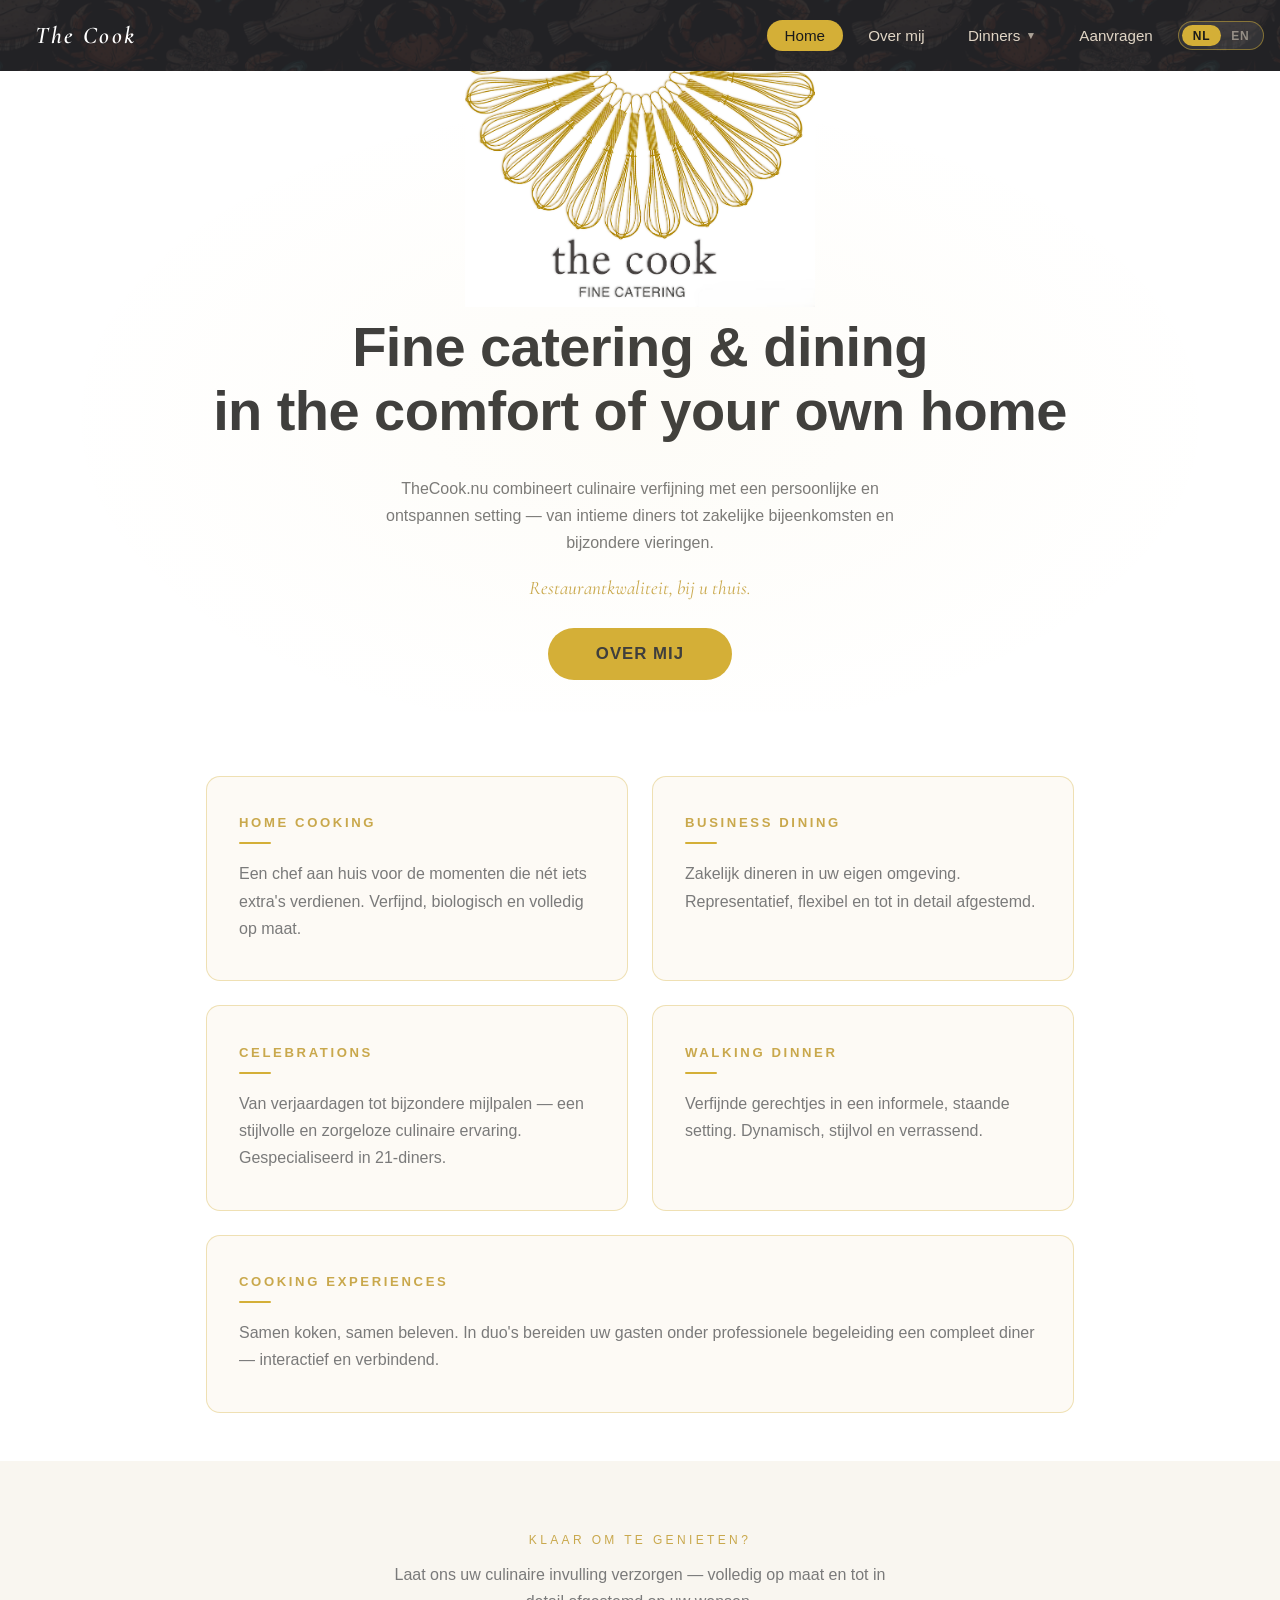
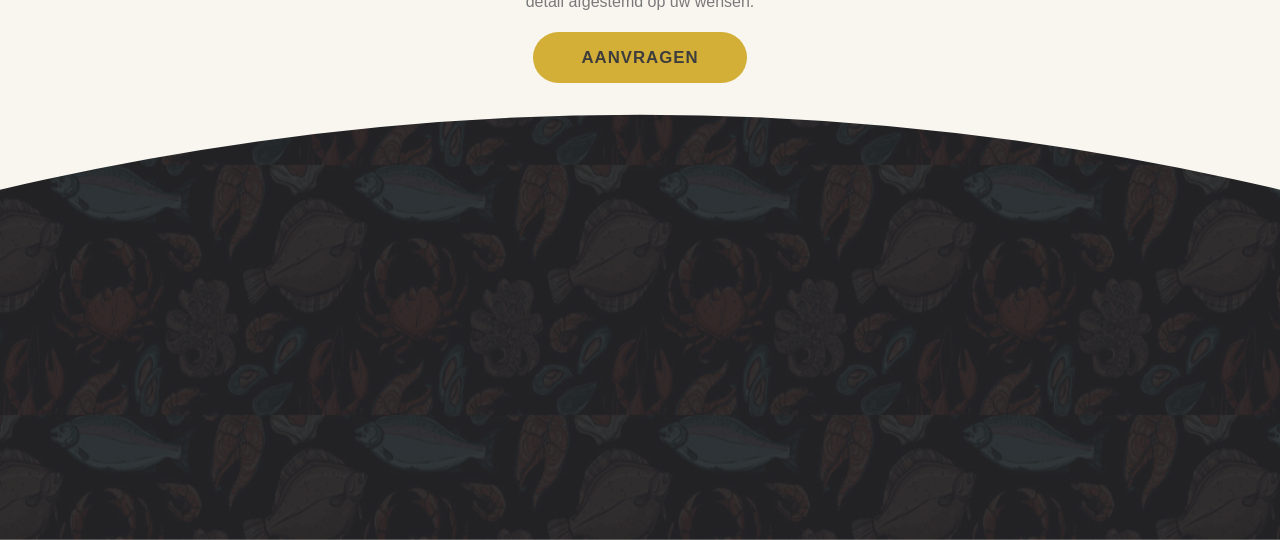
<file: index.html>
<!doctype html>
<html lang="nl">
<head>
  <meta charset="utf-8">
  <meta name="viewport" content="width=device-width,initial-scale=1">
  <title>Chef — Privé-kok & Catering</title>
  <link rel="preconnect" href="https://fonts.googleapis.com">
  <link rel="stylesheet" href="https://fonts.googleapis.com/css2?family=Cormorant+Garamond:ital,wght@1,600&display=swap">
  <link rel="stylesheet" href="styles.css">
</head>
<body class="home">
  <header class="site-header">
    <a href="index.html" class="header-brand">The Cook</a>
    <nav class="nav container">
      <a href="index.html" class="active" data-i18n="nav-home">Home</a>
      <a href="about.html" data-i18n="nav-about">Over mij</a>
      <div class="nav-dropdown">
        <button class="nav-dropdown-btn" data-i18n="nav-dinners">Dinners <span class="dropdown-arrow">▼</span></button>
        <div class="nav-dropdown-menu">
          <a href="zakelijk.html" data-i18n="nav-business">Business Dining</a>
          <a href="familie.html" data-i18n="nav-homecooking">Home Cooking</a>
          <a href="thema.html" data-i18n="nav-celebrations">Celebrations</a>
          <a href="walking.html" data-i18n="nav-walking">Walking Dinner</a>
          <a href="wijn.html" data-i18n="nav-cooking">Cooking Experiences</a>
        </div>
      </div>
      <a href="request.html" data-i18n="nav-request">Aanvragen</a>
      <div class="lang-switch" onclick="toggleLang()">
        <span class="ls-nl ls-active">NL</span>
        <span class="ls-en">EN</span>
      </div>
    </nav>
  </header>

  <!-- HERO -->
  <main class="home-main">
    <div class="logo-container">
      <img src="images/logo mo.png" alt="Logo" class="home-logo-img">
    </div>
    <h1 class="home-title" data-i18n="home-title">Fine catering &amp; dining<br>in the comfort of your own home</h1>
    <p class="home-hero-sub" data-i18n="home-sub">
      TheCook.nu combineert culinaire verfijning met een persoonlijke en ontspannen setting —
      van intieme diners tot zakelijke bijeenkomsten en bijzondere vieringen.
    </p>
    <p class="home-hero-tagline" data-i18n="home-tagline">Restaurantkwaliteit, bij u thuis.</p>
    <a class="btn-home" href="about.html" data-i18n="home-btn-about">Over mij</a>
  </main>

  <!-- DINNER CARDS -->
  <section class="home-cards">
  <div class="container">
    <div class="home-cards-grid">

      <a href="familie.html" class="t-cream">
        <p class="t-cream-eyebrow" data-i18n="nav-homecooking">Home Cooking</p>
        <div class="t-cream-divider"></div>
        <p class="t-cream-desc" data-i18n="home-card-hc-desc">Een chef aan huis voor de momenten die nét iets extra's verdienen. Verfijnd, biologisch en volledig op maat.</p>
      </a>

      <a href="zakelijk.html" class="t-cream">
        <p class="t-cream-eyebrow" data-i18n="nav-business">Business Dining</p>
        <div class="t-cream-divider"></div>
        <p class="t-cream-desc" data-i18n="home-card-bd-desc">Zakelijk dineren in uw eigen omgeving. Representatief, flexibel en tot in detail afgestemd.</p>
      </a>

      <a href="thema.html" class="t-cream">
        <p class="t-cream-eyebrow" data-i18n="nav-celebrations">Celebrations</p>
        <div class="t-cream-divider"></div>
        <p class="t-cream-desc" data-i18n="home-card-cel-desc">Van verjaardagen tot bijzondere mijlpalen — een stijlvolle en zorgeloze culinaire ervaring. Gespecialiseerd in 21-diners.</p>
      </a>

      <a href="walking.html" class="t-cream">
        <p class="t-cream-eyebrow" data-i18n="nav-walking">Walking Dinner</p>
        <div class="t-cream-divider"></div>
        <p class="t-cream-desc" data-i18n="home-card-wd-desc">Verfijnde gerechtjes in een informele, staande setting. Dynamisch, stijlvol en verrassend.</p>
      </a>

    </div>

    <a href="wijn.html" class="t-cream">
      <p class="t-cream-eyebrow" data-i18n="nav-cooking">Cooking Experiences</p>
      <div class="t-cream-divider"></div>
      <p class="t-cream-desc" data-i18n="home-card-ce-desc">Samen koken, samen beleven. In duo's bereiden uw gasten onder professionele begeleiding een compleet diner — interactief en verbindend.</p>
    </a>
  </div>
  </section>

  <!-- CTA -->
  <section class="home-cta-section">
    <div class="container">
      <p class="about-eyebrow" data-i18n="home-cta-eyebrow">Klaar om te genieten?</p>
      <p class="home-cta-text" data-i18n="home-cta-text">
        Laat ons uw culinaire invulling verzorgen — volledig op maat en tot in detail afgestemd op uw wensen.
      </p>
      <a class="btn-home" href="request.html" data-i18n="home-cta-btn">Aanvragen</a>
    </div>
  </section>

  <svg width="0" height="0" style="position:absolute">
    <defs>
      <clipPath id="gallery-clip" clipPathUnits="objectBoundingBox">
        <path d="M 0 0.3 Q 0.5 0 1 0.3 L 1 1 L 0 1 Z"/>
      </clipPath>
    </defs>
  </svg>

  <section class="gallery-section">
    <div id="circular-gallery"></div>
  </section>
  <script type="module" src="circular-gallery.js"></script>
  <script src="lang.js"></script>
</body>
</html>
</file>
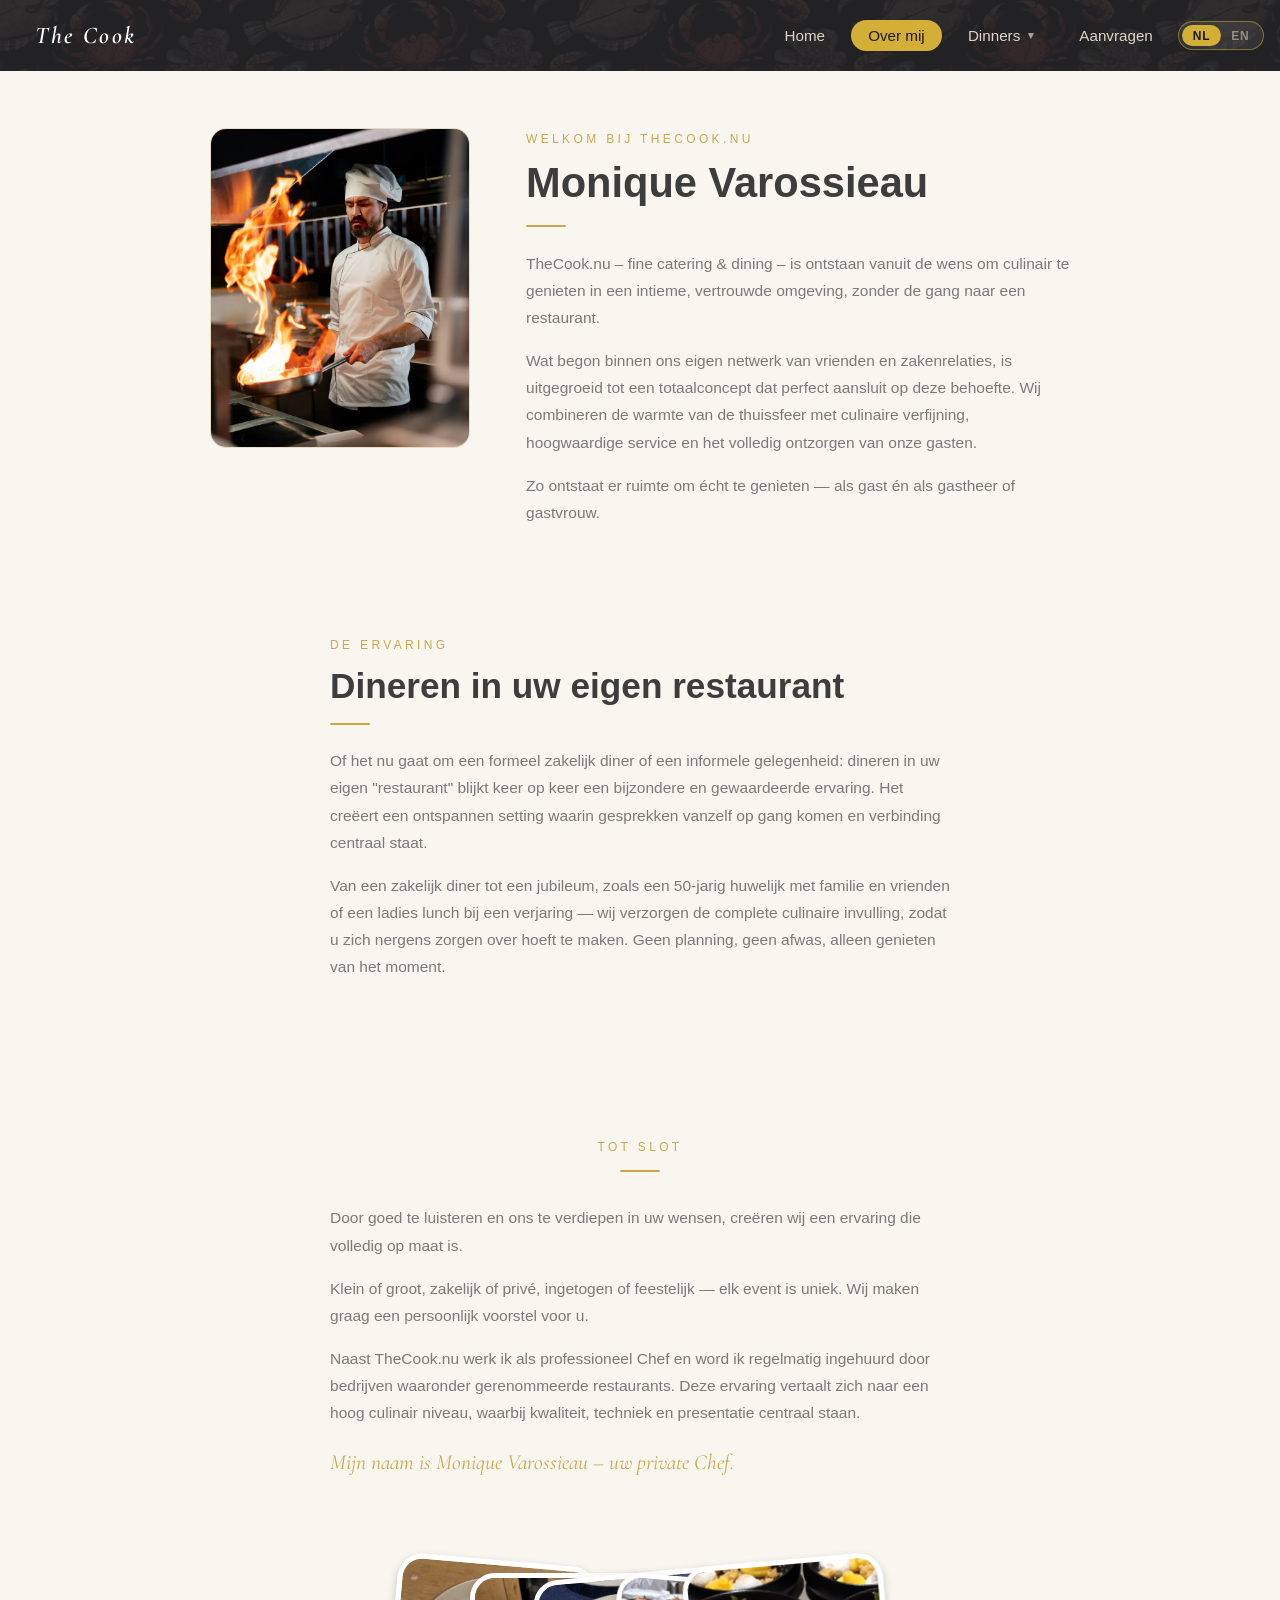
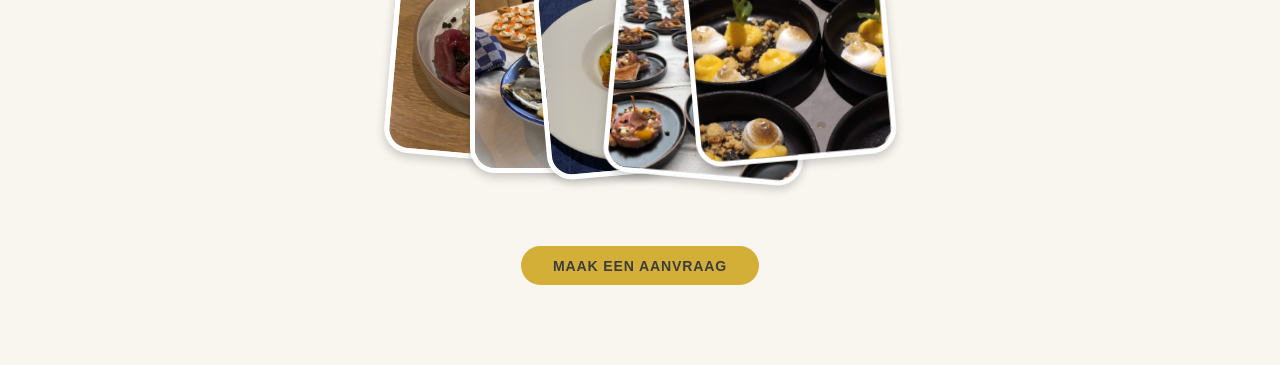
<file: about.html>
<!doctype html>
<html lang="nl">
<head>
  <meta charset="utf-8">
  <meta name="viewport" content="width=device-width,initial-scale=1">
  <title>Over ons — Chef</title>
  <link rel="preconnect" href="https://fonts.googleapis.com">
  <link rel="stylesheet" href="https://fonts.googleapis.com/css2?family=Cormorant+Garamond:ital,wght@1,600&display=swap">
  <link rel="stylesheet" href="styles.css">
</head>
<body class="about-page">
  <header class="site-header">
    <a href="index.html" class="header-brand">The Cook</a>
    <nav class="nav container">
      <a href="index.html" data-i18n="nav-home">Home</a>
      <a href="about.html" class="active" data-i18n="nav-about">Over mij</a>
      <div class="nav-dropdown">
        <button class="nav-dropdown-btn" data-i18n="nav-dinners">Dinners <span class="dropdown-arrow">▼</span></button>
        <div class="nav-dropdown-menu">
          <a href="zakelijk.html" data-i18n="nav-business">Business Dining</a>
          <a href="familie.html" data-i18n="nav-homecooking">Home Cooking</a>
          <a href="thema.html" data-i18n="nav-celebrations">Celebrations</a>
          <a href="walking.html" data-i18n="nav-walking">Walking Dinner</a>
          <a href="wijn.html" data-i18n="nav-cooking">Cooking Experiences</a>
        </div>
      </div>
      <a href="request.html" data-i18n="nav-request">Aanvragen</a>
      <div class="lang-switch" onclick="toggleLang()">
        <span class="ls-nl ls-active">NL</span>
        <span class="ls-en">EN</span>
      </div>
    </nav>
  </header>

  <main class="about-main container">

    <!-- 1. WELKOM -->
    <div class="about-card">
      <div class="about-photo-col">
        <div class="about-photo-wrap">
          <img src="images/kok-die-in-de-keuken-kookt-in-professionele-kleding_23-2151208288.avif" alt="Foto van de chef" class="about-photo" onerror="this.style.display='none';this.nextElementSibling.style.display='flex'">
          <div class="about-photo-placeholder">
            <span class="photo-icon">📷</span>
            <span>Voeg hier<br>jouw foto toe</span>
          </div>
        </div>
      </div>

      <div class="about-text-col">
        <p class="about-eyebrow" data-i18n="about-welcome">Welkom bij TheCook.nu</p>
        <h1 class="about-name">Monique Varossieau</h1>
        <div class="about-divider"></div>
        <p class="about-bio" data-i18n="about-intro-1">
          TheCook.nu – fine catering &amp; dining – is ontstaan vanuit de wens om
          culinair te genieten in een intieme, vertrouwde omgeving, zonder de gang
          naar een restaurant.
        </p>
        <p class="about-bio" data-i18n="about-intro-2">
          Wat begon binnen ons eigen netwerk van vrienden en zakenrelaties, is
          uitgegroeid tot een totaalconcept dat perfect aansluit op deze behoefte.
          Wij combineren de warmte van de thuissfeer met culinaire verfijning,
          hoogwaardige service en het volledig ontzorgen van onze gasten.
        </p>
        <p class="about-bio" data-i18n="about-intro-3">
          Zo ontstaat er ruimte om écht te genieten — als gast én als gastheer of gastvrouw.
        </p>
      </div>
    </div>

    <!-- 2. VERHAAL -->
    <div class="about-story">
      <div class="about-story-inner">
        <p class="about-eyebrow" data-i18n="about-exp-eyebrow">De ervaring</p>
        <h2 class="about-story-title" data-i18n="about-exp-title">Dineren in uw eigen restaurant</h2>
        <div class="about-divider"></div>
        <p class="about-bio" data-i18n="about-exp-bio-1">
          Of het nu gaat om een formeel zakelijk diner of een informele gelegenheid:
          dineren in uw eigen "restaurant" blijkt keer op keer een bijzondere en
          gewaardeerde ervaring. Het creëert een ontspannen setting waarin gesprekken
          vanzelf op gang komen en verbinding centraal staat.
        </p>
        <p class="about-bio" data-i18n="about-exp-bio-2">
          Van een zakelijk diner tot een jubileum, zoals een 50-jarig huwelijk met
          familie en vrienden of een ladies lunch bij een verjaring — wij verzorgen de
          complete culinaire invulling, zodat u zich nergens zorgen over hoeft te maken.
          Geen planning, geen afwas, alleen genieten van het moment.
        </p>
      </div>
    </div>

    <!-- 3. TOT SLOT -->
    <div class="about-diff">
      <p class="about-eyebrow" style="text-align:center" data-i18n="about-final-eyebrow">Tot slot</p>
      <div class="about-divider" style="margin:1rem auto 2rem"></div>
      <div class="about-story-inner">
        <p class="about-bio" data-i18n="about-final-bio-1">
          Door goed te luisteren en ons te verdiepen in uw wensen, creëren wij een
          ervaring die volledig op maat is.
        </p>
        <p class="about-bio" data-i18n="about-final-bio-2">
          Klein of groot, zakelijk of privé, ingetogen of feestelijk — elk event is uniek.
          Wij maken graag een persoonlijk voorstel voor u.
        </p>
        <p class="about-bio" data-i18n="about-final-bio-3">
          Naast TheCook.nu werk ik als professioneel Chef en word ik regelmatig
          ingehuurd door bedrijven waaronder gerenommeerde restaurants. Deze
          ervaring vertaalt zich naar een hoog culinair niveau, waarbij kwaliteit,
          techniek en presentatie centraal staan.
        </p>
        <p class="zak-tagline" data-i18n="about-tagline">Mijn naam is Monique Varossieau – uw private Chef.</p>
      </div>
    </div>

    <!-- BounceCards -->
    <div id="bounceCardsContainer" class="bounceCardsContainer"></div>

    <!-- CTA -->
    <div style="text-align:center;padding:1rem 0 3rem">
      <a class="btn-about" href="request.html" data-i18n="about-cta">Maak een aanvraag</a>
    </div>

  </main>



  <script src="lang.js"></script>
  <script src="https://cdnjs.cloudflare.com/ajax/libs/gsap/3.12.2/gsap.min.js"></script>
  <script>
    const images = [
      "images/a7.jpeg",
      "images/a18.jpeg",
      "images/a8.jpeg",
      "images/a20.jpg",
      "images/a21.png"
    ];

    const transformStyles = [
      "rotate(5deg) translate(-150px)",
      "rotate(0deg) translate(-70px)",
      "rotate(-5deg)",
      "rotate(5deg) translate(70px)",
      "rotate(-5deg) translate(150px)"
    ];

    const containerWidth  = 500;
    const containerHeight = 250;
    const animationDelay  = 1;
    const animationStagger = 0.08;
    const easeType        = "elastic.out(1, 0.5)";
    const enableHover     = true;

    function getNoRotationTransform(t) {
      if (/rotate\([\s\S]*?\)/.test(t))
        return t.replace(/rotate\([\s\S]*?\)/, 'rotate(0deg)');
      return t === 'none' ? 'rotate(0deg)' : t + ' rotate(0deg)';
    }

    function getPushedTransform(base, offsetX) {
      const m = base.match(/translate\(([-0-9.]+)px\)/);
      if (m) {
        const newX = parseFloat(m[1]) + offsetX;
        return base.replace(/translate\(([-0-9.]+)px\)/, `translate(${newX}px)`);
      }
      return base === 'none' ? `translate(${offsetX}px)` : `${base} translate(${offsetX}px)`;
    }

    document.addEventListener('DOMContentLoaded', () => {
      const container = document.getElementById('bounceCardsContainer');
      container.style.width  = containerWidth  + 'px';
      container.style.height = containerHeight + 'px';

      const cards = [];

      images.forEach((src, idx) => {
        const card = document.createElement('div');
        card.className = `card card-${idx}`;
        card.style.transform = transformStyles[idx] || 'none';

        const img = document.createElement('img');
        img.className = 'image';
        img.src = src;
        img.alt = `card-${idx}`;

        card.appendChild(img);
        container.appendChild(card);
        cards.push(card);
      });

      gsap.fromTo(cards, { scale: 0 }, {
        scale: 1,
        stagger: animationStagger,
        ease: easeType,
        delay: animationDelay
      });

      if (enableHover) {
        cards.forEach((card, hoveredIdx) => {
          card.addEventListener('mouseenter', () => {
            cards.forEach((c, i) => {
              gsap.killTweensOf(c);
              const base = transformStyles[i] || 'none';
              if (i === hoveredIdx) {
                gsap.to(c, { transform: getNoRotationTransform(base), duration: 0.4, ease: 'back.out(1.4)', overwrite: 'auto' });
              } else {
                const offsetX = i < hoveredIdx ? -160 : 160;
                const delay   = Math.abs(hoveredIdx - i) * 0.05;
                gsap.to(c, { transform: getPushedTransform(base, offsetX), duration: 0.4, ease: 'back.out(1.4)', delay, overwrite: 'auto' });
              }
            });
          });

          card.addEventListener('mouseleave', () => {
            cards.forEach((c, i) => {
              gsap.killTweensOf(c);
              gsap.to(c, { transform: transformStyles[i] || 'none', duration: 0.4, ease: 'back.out(1.4)', overwrite: 'auto' });
            });
          });
        });
      }
    });
  </script>
</body>
</html>
</file>
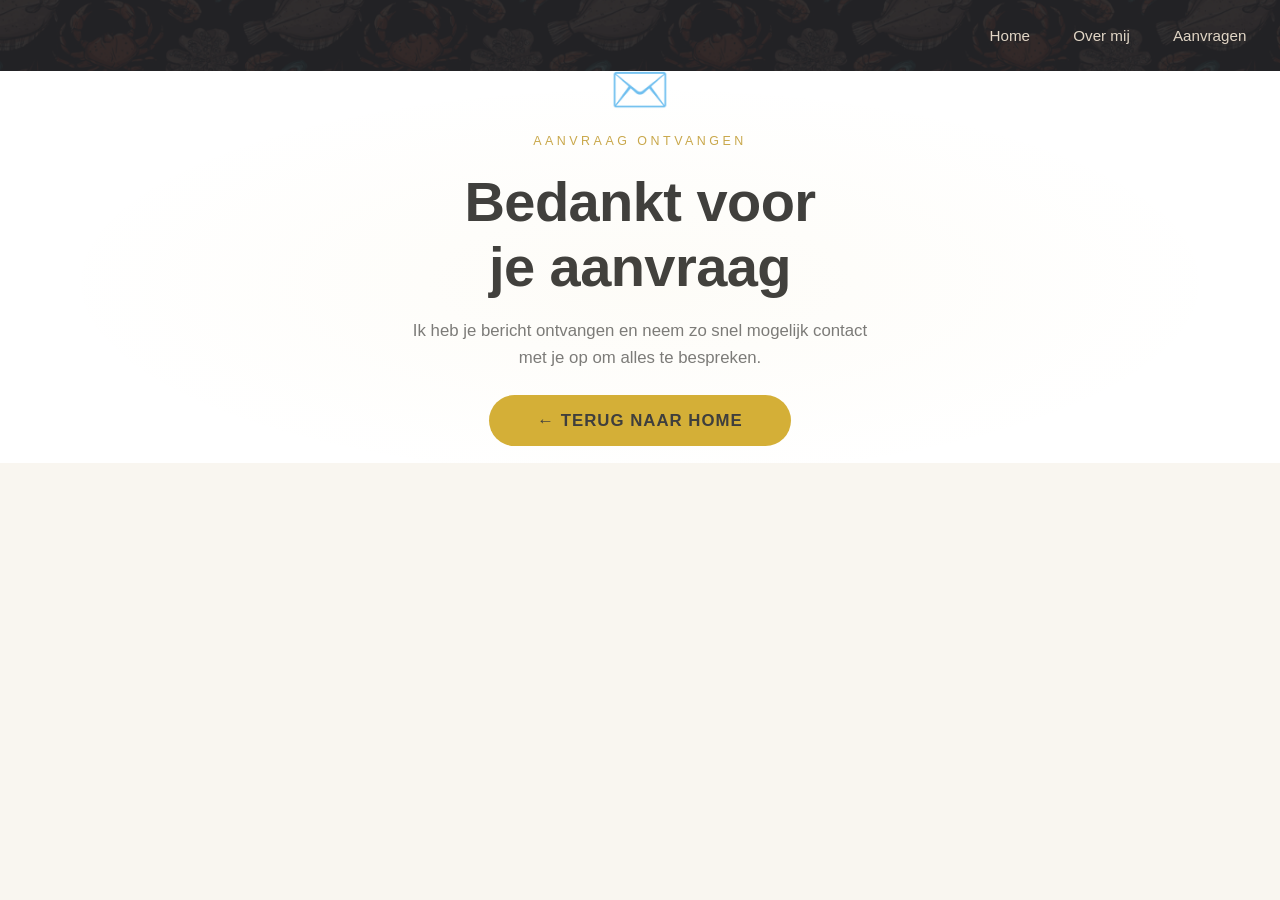
<file: bedankt.html>
<!doctype html>
<html lang="nl">
<head>
  <meta charset="utf-8">
  <meta name="viewport" content="width=device-width,initial-scale=1">
  <title>Bedankt — Chef</title>
  <link rel="stylesheet" href="styles.css">
</head>
<body class="home">
  <header class="site-header">
    <nav class="nav container">
      <a href="index.html">Home</a>
      <a href="about.html">Over mij</a>
      <a href="request.html">Aanvragen</a>
    </nav>
  </header>

  <main class="home-main">
    <div class="home-content">
      <div class="thanks-icon">✉️</div>
      <p class="home-eyebrow">Aanvraag ontvangen</p>
      <h1 class="home-title">Bedankt voor<br>je aanvraag</h1>
      <p class="home-sub">Ik heb je bericht ontvangen en neem zo snel mogelijk contact met je op om alles te bespreken.</p>
      <a class="btn-home" href="index.html">← Terug naar home</a>
    </div>
  </main>

</body>
</html>
</file>
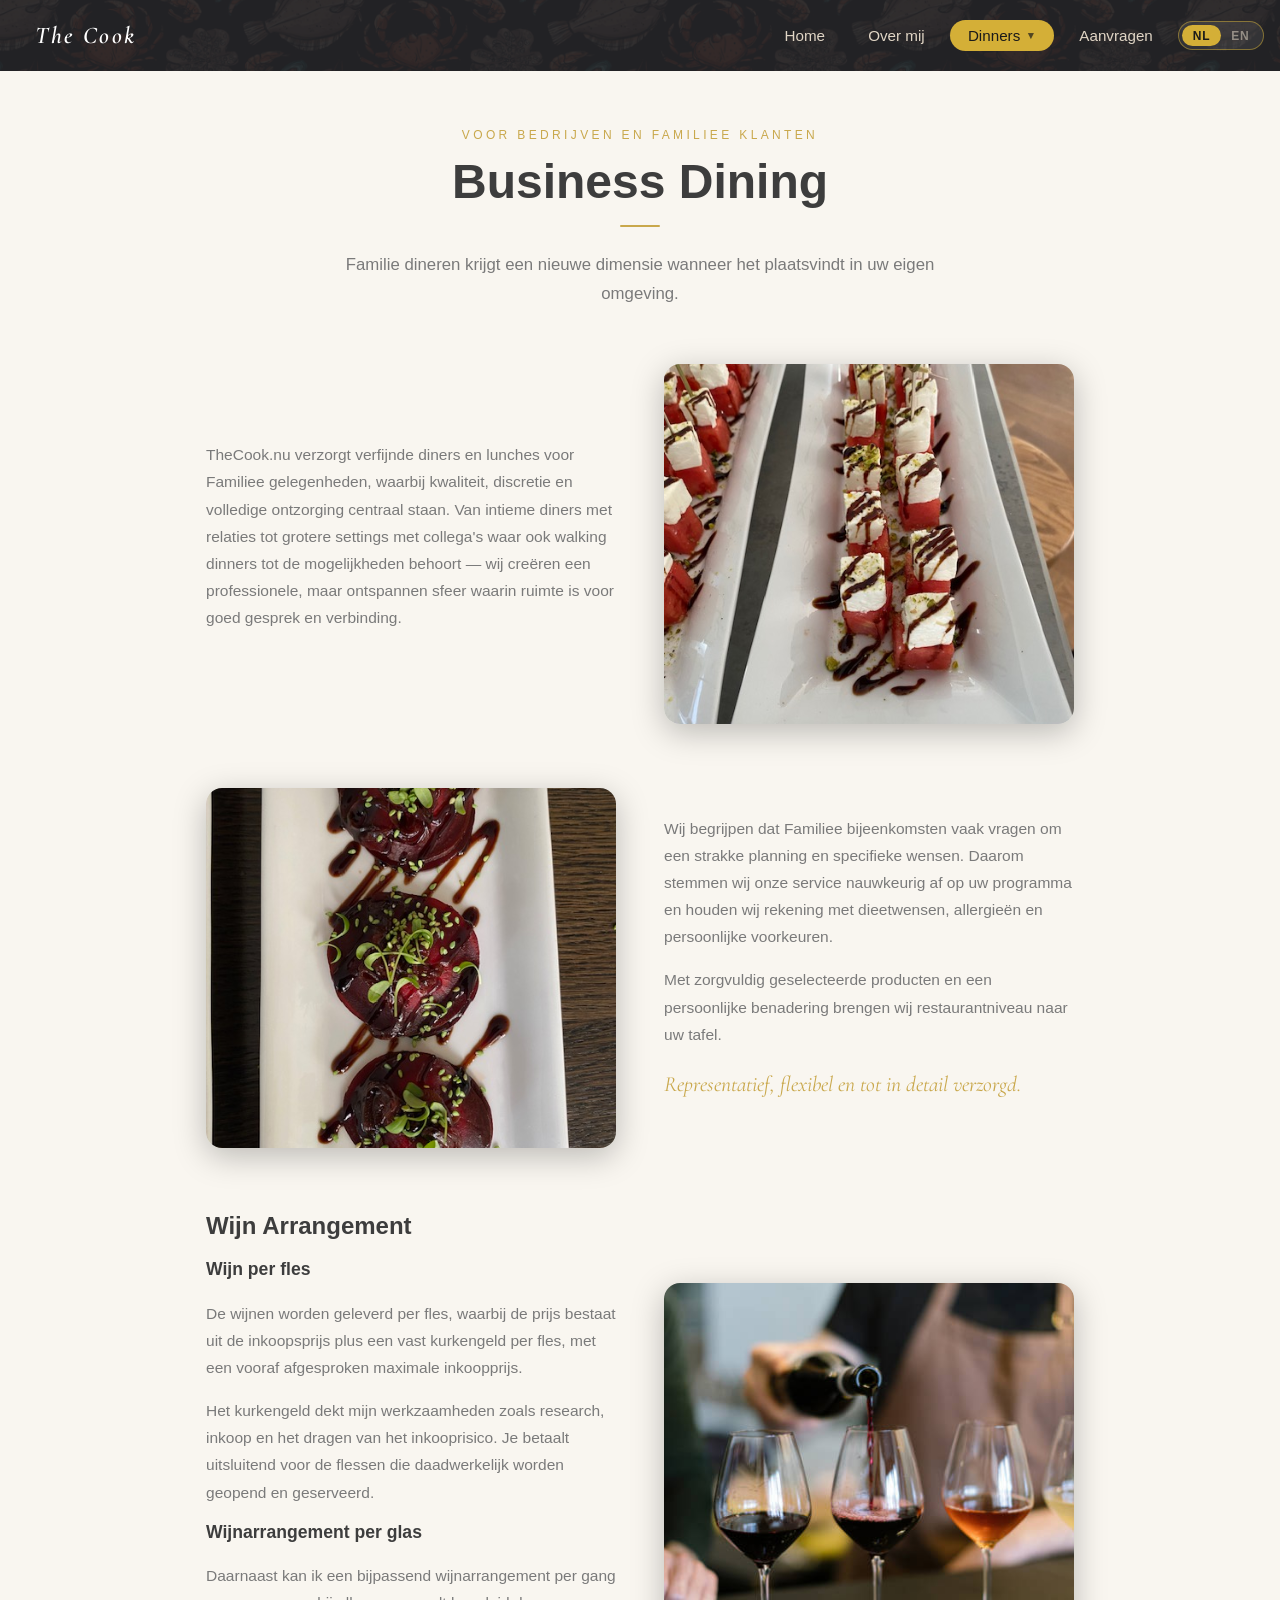
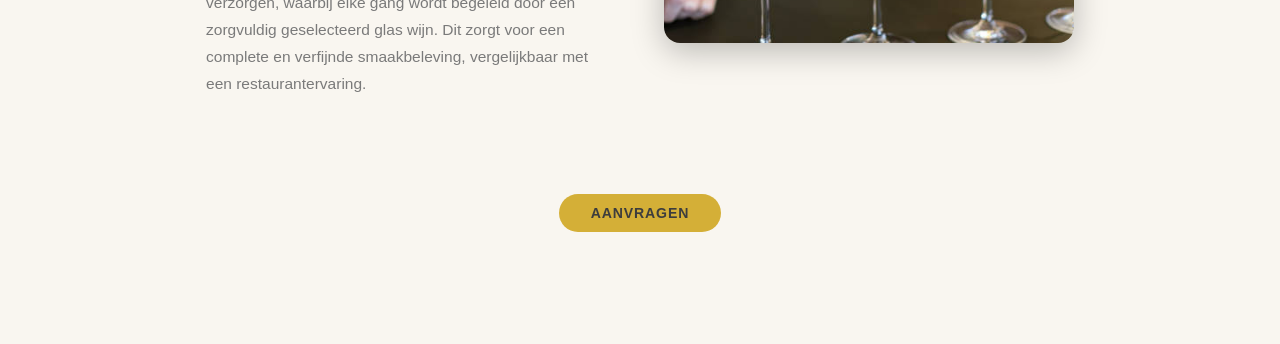
<file: familie.html>
<!doctype html>
<html lang="nl">
<head>
  <meta charset="utf-8">
  <meta name="viewport" content="width=device-width,initial-scale=1">
  <title>Business Dining — Chef</title>
  <link rel="preconnect" href="https://fonts.googleapis.com">
  <link rel="stylesheet" href="https://fonts.googleapis.com/css2?family=Cormorant+Garamond:ital,wght@1,600&display=swap">
  <link rel="stylesheet" href="styles.css">
</head>
<body class="about-page">
  <header class="site-header">
    <a href="index.html" class="header-brand">The Cook</a>
    <nav class="nav container">
      <a href="index.html" data-i18n="nav-home">Home</a>
      <a href="about.html" data-i18n="nav-about">Over mij</a>
      <div class="nav-dropdown">
        <button class="nav-dropdown-btn active" data-i18n="nav-dinners">Dinners <span class="dropdown-arrow">▼</span></button>
        <div class="nav-dropdown-menu">
          <a href="Familie.html" class="active" data-i18n="nav-business">Business Dining</a>
          <a href="familie.html" data-i18n="nav-homecooking">Home Cooking</a>
          <a href="thema.html" data-i18n="nav-celebrations">Celebrations</a>
          <a href="walking.html" data-i18n="nav-walking">Walking Dinner</a>
          <a href="wijn.html" data-i18n="nav-cooking">Cooking Experiences</a>

        </div>
      </div>
      <a href="request.html" data-i18n="nav-request">Aanvragen</a>
      <div class="lang-switch" onclick="toggleLang()">
        <span class="ls-nl ls-active">NL</span>
        <span class="ls-en">EN</span>
      </div>
    </nav>
  </header>

  <main class="zak-main">

    <!-- Titel -->
    <section class="zak-intro container">
      <p class="about-eyebrow" data-i18n="fam-eyebrow">Voor bedrijven en Familiee klanten</p>
      <h1 class="zak-title" data-i18n="fam-title">Business Dining</h1>
      <div class="about-divider" style="margin:1rem auto 1.5rem"></div>
      <p class="zak-lead" data-i18n="fam-lead">
        Familie dineren krijgt een nieuwe dimensie wanneer het plaatsvindt in uw eigen omgeving.
      </p>
    </section>

    <!-- Rij 1: tekst links, foto rechts -->
    <section class="zak-split container">
      <div class="zak-split-row">
        <div class="zak-split-text">
          <p class="about-bio" data-i18n="fam-bio-1">
            TheCook.nu verzorgt verfijnde diners en lunches voor Familiee gelegenheden,
            waarbij kwaliteit, discretie en volledige ontzorging centraal staan. Van intieme
            diners met relaties tot grotere settings met collega's waar ook walking dinners
            tot de mogelijkheden behoort — wij creëren een professionele, maar ontspannen
            sfeer waarin ruimte is voor goed gesprek en verbinding.
          </p>
        </div>
        <div class="zak-split-img">
          <img class="zak-dish-photo" src="images/a1.jpeg" alt="Gerecht">
        </div>
      </div>
    </section>

    <!-- Rij 2: foto links, tekst rechts -->
    <section class="zak-split container">
      <div class="zak-split-row">
        <div class="zak-split-img">
          <img class="zak-dish-photo" src="images/a2.jpeg" alt="Gerecht">
        </div>
        <div class="zak-split-text">
                   <p class="about-bio" data-i18n="fam-bio-2">
            Wij begrijpen dat Familiee bijeenkomsten vaak vragen om een strakke planning
            en specifieke wensen. Daarom stemmen wij onze service nauwkeurig af op uw
            programma en houden wij rekening met dieetwensen, allergieën en persoonlijke
            voorkeuren.
          </p>
          <p class="about-bio" data-i18n="fam-bio-3">
            Met zorgvuldig geselecteerde producten en een persoonlijke benadering
            brengen wij restaurantniveau naar uw tafel.
          </p>
          <p class="zak-tagline" data-i18n="fam-tagline">Representatief, flexibel en tot in detail verzorgd.</p>
        </div>
      </div>
    </section>

    <!-- Rij 3: wijn arrangement -->
    <section class="zak-split container">
      <div class="zak-split-row">
        <div class="zak-split-text">
          <h2 class="zak-section-title" data-i18n="wine-title">Wijn Arrangement</h2>
          <h3 class="zak-section-title" style="font-size:1.1rem;margin-top:0">Wijn per fles</h3>
          <p class="about-bio">
            De wijnen worden geleverd per fles, waarbij de prijs bestaat uit de
            inkoopsprijs plus een vast kurkengeld per fles, met een vooraf
            afgesproken maximale inkoopprijs.
          </p>
          <p class="about-bio">
            Het kurkengeld dekt mijn werkzaamheden zoals research, inkoop en het
            dragen van het inkooprisico. Je betaalt uitsluitend voor de flessen die
            daadwerkelijk worden geopend en geserveerd.
          </p>
          <h3 class="zak-section-title" style="font-size:1.1rem">Wijnarrangement per glas</h3>
          <p class="about-bio">
            Daarnaast kan ik een bijpassend wijnarrangement per gang verzorgen,
            waarbij elke gang wordt begeleid door een zorgvuldig geselecteerd glas
            wijn. Dit zorgt voor een complete en verfijnde smaakbeleving, vergelijkbaar
            met een restaurantervaring.
          </p>
        </div>
        <div class="zak-split-img">
          <img class="zak-dish-photo" src="images/w2.jpg" alt="Wijn arrangement">
        </div>
      </div>
    </section>

    <!-- CTA -->
    <section class="zak-cta container">
      <a class="btn-about" href="request.html" data-i18n="fam-btn">Aanvragen</a>
    </section>

  </main>
  <script src="lang.js"></script>
</body>
</html>
</file>
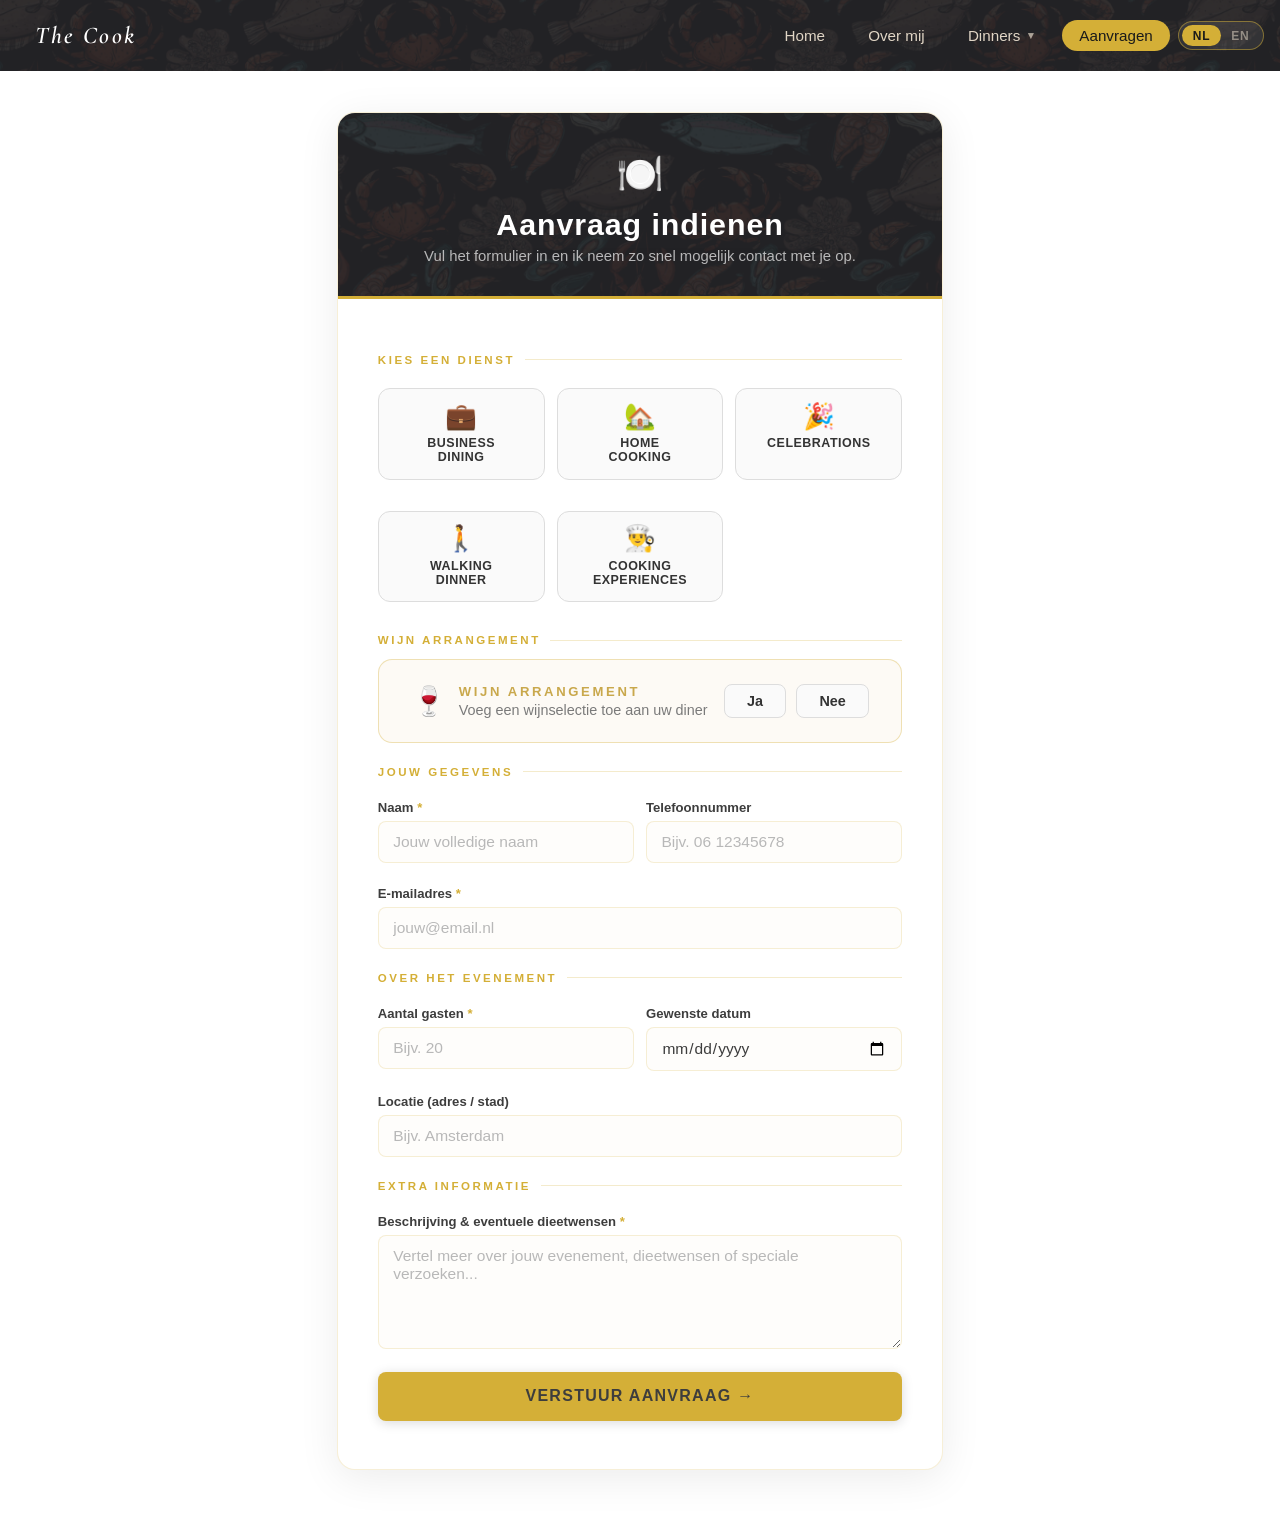
<file: request.html>
<!doctype html>
<html lang="nl">
<head>
  <meta charset="utf-8">
  <meta name="viewport" content="width=device-width,initial-scale=1">
  <title>Aanvragen — The Cook</title>
  <link rel="preconnect" href="https://fonts.googleapis.com">
  <link rel="stylesheet" href="https://fonts.googleapis.com/css2?family=Cormorant+Garamond:ital,wght@1,600&display=swap">
  <link rel="stylesheet" href="styles.css">
  <style>
    /* ── Wit · Zwart · Goud thema voor aanvraag pagina ── */
    body.request-dark {
      background: #ffffff;
      color: #111;
      min-height: 100vh;
      display: flex;
      flex-direction: column;
    }
    body.request-dark .request-page { flex: 1; }

    .request-card {
      background: #fff;
      border-radius: 18px;
      box-shadow: 0 4px 48px rgba(0,0,0,0.13);
      overflow: hidden;
      max-width: 760px;
      margin: 0 auto;
      border: 1px solid #e8e0cc;
    }

    body.request-dark .request-card-header {
      background: url('images/achtergrond balk.png') center/cover no-repeat !important;
      color: #fff;
      padding: 2.4rem 2.5rem 2rem;
      text-align: center;
      border-bottom: 3px solid #d4af37;
    }
    .request-card-icon { font-size: 2.4rem; margin-bottom: .6rem; }
    .request-card-header h1 {
      margin: 0 0 .4rem;
      font-size: 1.9rem;
      font-weight: 700;
      color: #ffffff !important;
      letter-spacing: .03em;
    }
    .request-card-header p {
      margin: 0;
      color: rgba(255,255,255,0.75) !important;
      font-size: .93rem;
    }

    /* ── Dienst-kaartjes ── */
    .service-picker {
      display: grid;
      grid-template-columns: repeat(auto-fit, minmax(130px, 1fr));
      gap: .75rem;
      margin-bottom: 1.4rem;
    }
    .service-picker input[type="radio"] { display: none; }
    .service-card {
      display: flex;
      flex-direction: column;
      align-items: center;
      gap: .45rem;
      padding: .9rem .6rem;
      border: 1.5px solid #ddd;
      border-radius: 12px;
      cursor: pointer;
      text-align: center;
      transition: border-color .2s, background .2s, box-shadow .2s;
      background: #fafafa;
    }
    .service-card:hover {
      border-color: #d4af37;
      background: #fffbf0;
    }
    .service-picker input[type="radio"]:checked + .service-card {
      border-color: #d4af37;
      background: #111;
      box-shadow: 0 0 0 2px #d4af37;
    }
    .service-picker input[type="radio"]:checked + .service-card .sc-icon,
    .service-picker input[type="radio"]:checked + .service-card .sc-name {
      color: #d4af37;
    }
    .sc-icon { font-size: 1.6rem; line-height: 1; }
    .sc-name {
      font-size: .78rem;
      font-weight: 600;
      letter-spacing: .04em;
      color: #333;
      text-transform: uppercase;
    }

    /* ── Formulier ── */
    .request-form { padding: 2rem 2.5rem; }
    .form-section-label {
      font-size: .72rem;
      font-weight: 700;
      letter-spacing: .22em;
      text-transform: uppercase;
      color: #d4af37;
      margin: 1.4rem 0 .8rem;
      display: flex;
      align-items: center;
      gap: .6rem;
    }
    .form-section-label::after {
      content: '';
      flex: 1;
      height: 1px;
      background: rgba(212,175,55,0.25);
    }

    .form-group { display: flex; flex-direction: column; margin-bottom: .65rem; }
    .form-group label {
      font-size: .82rem;
      font-weight: 600;
      color: #111;
      margin-bottom: .35rem;
    }
    .form-group input,
    .form-group textarea,
    .form-group select {
      width: 100%;
      padding: .7rem .9rem;
      border: 1.5px solid #ccc;
      border-radius: 8px;
      font-size: .97rem;
      font-family: inherit;
      background: #fff;
      color: #111;
      transition: border-color .2s, box-shadow .2s;
    }
    .form-group input::placeholder,
    .form-group textarea::placeholder { color: #aaa; }
    .form-group input:focus,
    .form-group textarea:focus,
    .form-group select:focus {
      outline: none;
      border-color: #d4af37;
      box-shadow: 0 0 0 3px rgba(212,175,55,0.15);
    }
    .form-group select {
      appearance: none;
      background-image: url("data:image/svg+xml,%3Csvg xmlns='http://www.w3.org/2000/svg' width='12' height='8' viewBox='0 0 12 8'%3E%3Cpath fill='%23888' d='M6 8L0 0h12z'/%3E%3C/svg%3E");
      background-repeat: no-repeat;
      background-position: right .9rem center;
      background-size: 10px;
      padding-right: 2.4rem;
    }
    .required { color: #d4af37; }

    .btn-submit {
      width: 100%;
      padding: .95rem;
      font-size: 1rem;
      font-weight: 700;
      letter-spacing: .08em;
      text-transform: uppercase;
      border: none;
      border-radius: 8px;
      cursor: pointer;
      margin-top: .8rem;
      background: #111;
      color: #d4af37;
      transition: background .2s, transform .12s, box-shadow .2s;
      box-shadow: 0 2px 12px rgba(0,0,0,0.15);
    }
    .btn-submit:hover {
      background: #d4af37;
      color: #111;
      transform: translateY(-1px);
      box-shadow: 0 4px 20px rgba(212,175,55,0.3);
    }
    .btn-submit:active { transform: translateY(0); }

    .message { margin-top: 1rem; color: #c9a84c; font-size: .9rem; }

    @media(max-width:600px){
      .request-card-header { padding: 1.6rem 1.25rem 1.4rem; }
      .request-form { padding: 1.5rem 1.25rem; }
      .service-picker { grid-template-columns: repeat(2, 1fr); }
    }
  </style>
</head>
<body class="request-dark">
  <header class="site-header">
    <a href="index.html" class="header-brand">The Cook</a>
    <nav class="nav container">
      <a href="index.html" data-i18n="nav-home">Home</a>
      <a href="about.html" data-i18n="nav-about">Over mij</a>
      <div class="nav-dropdown">
        <button class="nav-dropdown-btn" data-i18n="nav-dinners">Dinners <span class="dropdown-arrow">▼</span></button>
        <div class="nav-dropdown-menu">
          <a href="zakelijk.html" data-i18n="nav-business">Business Dining</a>
          <a href="familie.html" data-i18n="nav-homecooking">Home Cooking</a>
          <a href="thema.html" data-i18n="nav-celebrations">Celebrations</a>
          <a href="walking.html" data-i18n="nav-walking">Walking Dinner</a>
          <a href="wijn.html" data-i18n="nav-cooking">Cooking Experiences</a>
        </div>
      </div>
      <a href="request.html" class="active" data-i18n="nav-request">Aanvragen</a>
      <div class="lang-switch" onclick="toggleLang()">
        <span class="ls-nl ls-active">NL</span>
        <span class="ls-en">EN</span>
      </div>
    </nav>
  </header>

  <main class="container request-page">
    <div class="request-card">
      <div class="request-card-header">
        <div class="request-card-icon">🍽️</div>
        <h1 data-i18n="req-heading">Aanvraag indienen</h1>
        <p data-i18n="req-sub">Vul het formulier in en ik neem zo snel mogelijk contact met je op.</p>
      </div>

      <form id="requestForm" class="request-form">

        <!-- Dienst kiezen -->
        <div class="form-section-label" data-i18n="req-pick">Kies een dienst</div>
        <div class="service-picker">

          <input type="radio" name="dienst" id="s-zakelijk" value="Business Dining">
          <label class="service-card" for="s-zakelijk">
            <span class="sc-icon">💼</span>
            <span class="sc-name">Business<br>Dining</span>
          </label>

          <input type="radio" name="dienst" id="s-familie" value="Home Cooking">
          <label class="service-card" for="s-familie">
            <span class="sc-icon">🏡</span>
            <span class="sc-name">Home<br>Cooking</span>
          </label>

          <input type="radio" name="dienst" id="s-thema" value="Celebrations">
          <label class="service-card" for="s-thema">
            <span class="sc-icon">🎉</span>
            <span class="sc-name">Celebrations</span>
          </label>

          <input type="radio" name="dienst" id="s-walking" value="Walking Dinner">
          <label class="service-card" for="s-walking">
            <span class="sc-icon">🚶</span>
            <span class="sc-name">Walking<br>Dinner</span>
          </label>

          <input type="radio" name="dienst" id="s-wijn" value="Cooking Experiences">
          <label class="service-card" for="s-wijn">
            <span class="sc-icon">👨‍🍳</span>
            <span class="sc-name">Cooking<br>Experiences</span>
          </label>

        </div>

        <!-- Wijn arrangement -->
        <div class="form-section-label">Wijn Arrangement</div>
        <div style="border:1.5px solid rgba(212,175,55,0.35);border-radius:14px;padding:1.5rem 2rem;background:#fdfaf5;display:flex;align-items:center;justify-content:space-between;gap:1rem;flex-wrap:wrap;">
          <div style="display:flex;align-items:center;gap:.75rem;">
            <span style="font-size:1.8rem;">🍷</span>
            <div>
              <div style="font-size:.82rem;letter-spacing:.2em;text-transform:uppercase;color:#c9a84c;font-weight:700;">Wijn Arrangement</div>
              <div style="font-size:.9rem;color:#7a7a7a;margin-top:.2rem;">Voeg een wijnselectie toe aan uw diner</div>
            </div>
          </div>
          <div style="display:flex;gap:.6rem;">
            <input type="hidden" name="wijn" id="wijn-value" value="">
            <button type="button" id="btn-wijn-ja" onclick="selectWijn('Ja')" style="padding:.5rem 1.4rem;border:1.5px solid #ddd;border-radius:8px;cursor:pointer;font-weight:700;font-size:.9rem;background:#fafafa;color:#333;transition:all .2s;">Ja</button>
            <button type="button" id="btn-wijn-nee" onclick="selectWijn('Nee')" style="padding:.5rem 1.4rem;border:1.5px solid #ddd;border-radius:8px;cursor:pointer;font-weight:700;font-size:.9rem;background:#fafafa;color:#333;transition:all .2s;">Nee</button>
          </div>
        </div>

        <!-- Gegevens -->
        <div class="form-section-label" data-i18n="req-sec-personal">Jouw gegevens</div>
        <div class="field-grid">
          <div class="form-group">
            <label for="name" data-i18n="req-name-label">Naam <span class="required">*</span></label>
            <input type="text" name="name" id="name" placeholder="Jouw volledige naam" data-i18n-placeholder="req-name-ph" required>
          </div>
          <div class="form-group">
            <label for="phone" data-i18n="req-phone-label">Telefoonnummer</label>
            <input type="tel" name="phone" id="phone" placeholder="Bijv. 06 12345678" data-i18n-placeholder="req-phone-ph">
          </div>
        </div>
        <div class="form-group">
          <label for="email" data-i18n="req-email-label">E-mailadres <span class="required">*</span></label>
          <input type="email" name="email" id="email" placeholder="jouw@email.nl" data-i18n-placeholder="req-email-ph" required>
        </div>

        <!-- Evenement -->
        <div class="form-section-label" data-i18n="req-sec-event">Over het evenement</div>
        <div class="field-grid">
          <div class="form-group">
            <label for="guests" data-i18n="req-guests-label">Aantal gasten <span class="required">*</span></label>
            <input type="number" name="guests" id="guests" min="1" placeholder="Bijv. 20" data-i18n-placeholder="req-guests-ph" required>
          </div>
          <div class="form-group">
            <label for="date" data-i18n="req-date-label">Gewenste datum</label>
            <input type="date" name="date" id="date">
          </div>
        </div>
        <div class="form-group">
          <label for="location" data-i18n="req-location-label">Locatie (adres / stad)</label>
          <input type="text" name="location" id="location" placeholder="Bijv. Amsterdam" data-i18n-placeholder="req-location-ph">
        </div>

        <!-- Extra info -->
        <div class="form-section-label" data-i18n="req-sec-extra">Extra informatie</div>
        <div class="form-group">
          <label for="description" data-i18n="req-desc-label">Beschrijving &amp; eventuele dieetwensen <span class="required">*</span></label>
          <textarea name="description" id="description" rows="5" placeholder="Vertel meer over jouw evenement, dieetwensen of speciale verzoeken..." data-i18n-placeholder="req-desc-ph" required></textarea>
        </div>

        <button class="btn-submit" type="submit" data-i18n="req-submit">Verstuur aanvraag →</button>
        <p id="message" class="message" aria-live="polite"></p>
      </form>
    </div>
  </main>



  <script src="lang.js"></script>
  <script>
    function selectWijn(val) {
      document.getElementById('wijn-value').value = val;
      const ja  = document.getElementById('btn-wijn-ja');
      const nee = document.getElementById('btn-wijn-nee');
      ja.style.background    = val === 'Ja'  ? '#111' : '#fafafa';
      ja.style.color         = val === 'Ja'  ? '#d4af37' : '#333';
      ja.style.borderColor   = val === 'Ja'  ? '#d4af37' : '#ddd';
      nee.style.background   = val === 'Nee' ? '#111' : '#fafafa';
      nee.style.color        = val === 'Nee' ? '#d4af37' : '#333';
      nee.style.borderColor  = val === 'Nee' ? '#d4af37' : '#ddd';
    }

    document.getElementById('requestForm').addEventListener('submit', async function(e){
      e.preventDefault();
      const name   = document.getElementById('name').value.trim();
      const email  = document.getElementById('email').value.trim();
      const guests = document.getElementById('guests').value;
      const desc   = document.getElementById('description').value.trim();
      const dienst = document.querySelector('input[name="dienst"]:checked');
      const msg    = document.getElementById('message');

      const lang = localStorage.getItem('lang') || 'nl';
      if(!name || !email || !guests || !desc){
        msg.textContent = TRANSLATIONS[lang]?.['req-error-fields'] || 'Vul alstublieft alle verplichte velden in.';
        return;
      }
      if(!dienst){
        msg.textContent = TRANSLATIONS[lang]?.['req-error-service'] || 'Kies alstublieft een dienst.';
        return;
      }

      const btn = document.querySelector('.btn-submit');
      btn.disabled = true;
      btn.textContent = 'Versturen…';
      msg.textContent = '';

      try {
        const formData = new FormData(this);
        const res = await fetch('https://formspree.io/f/mwvaqryv', {
          method: 'POST',
          body: formData,
          headers: { 'Accept': 'application/json' }
        });
        if(res.ok){
          window.location.href = 'bedankt.html';
        } else {
          msg.textContent = 'Er is iets misgegaan. Probeer het opnieuw of mail ons direct.';
          btn.disabled = false;
          btn.textContent = 'Verstuur aanvraag →';
        }
      } catch(err) {
        msg.textContent = 'Geen verbinding. Controleer je internet en probeer opnieuw.';
        btn.disabled = false;
        btn.textContent = 'Verstuur aanvraag →';
      }
    });
  </script>
</body>
</html>
</file>
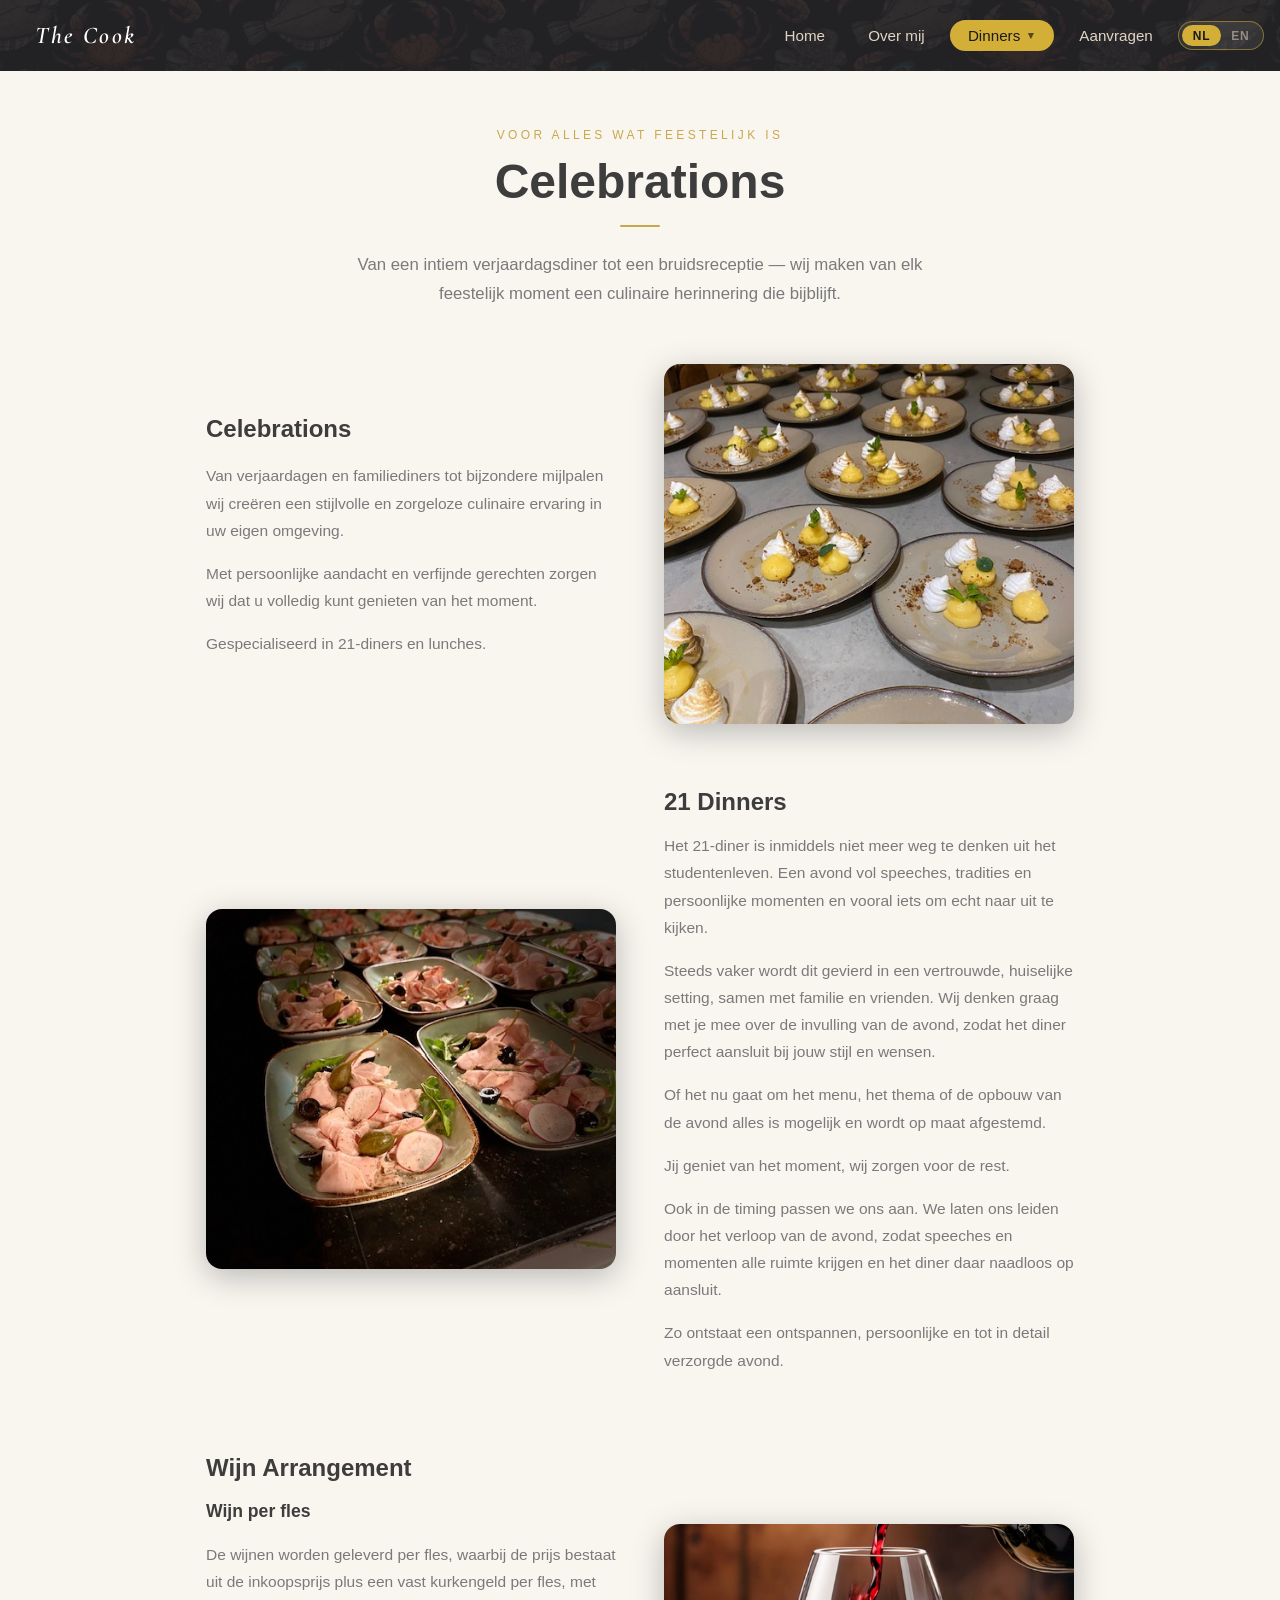
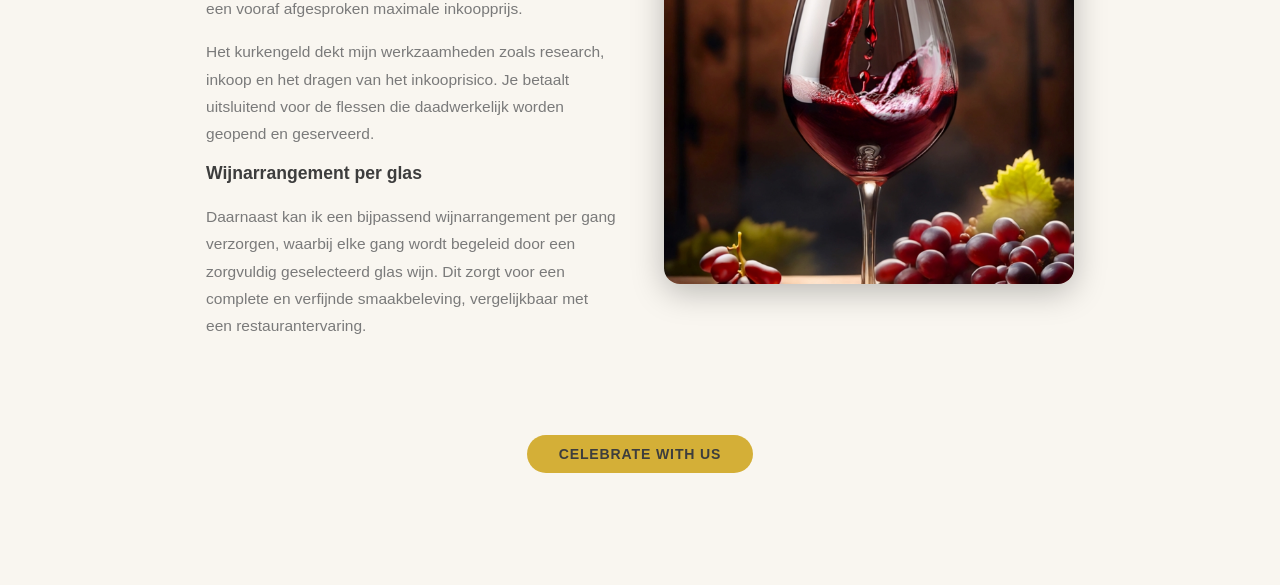
<file: thema.html>
<!doctype html>
<html lang="nl">
<head>
  <meta charset="utf-8">
  <meta name="viewport" content="width=device-width,initial-scale=1">
  <title>Celebrations — Chef</title>
  <link rel="preconnect" href="https://fonts.googleapis.com">
  <link rel="stylesheet" href="https://fonts.googleapis.com/css2?family=Cormorant+Garamond:ital,wght@1,600&display=swap">
  <link rel="stylesheet" href="styles.css">
</head>
<body class="about-page">
  <header class="site-header">
    <a href="index.html" class="header-brand">The Cook</a>
    <nav class="nav container">
      <a href="index.html" data-i18n="nav-home">Home</a>
      <a href="about.html" data-i18n="nav-about">Over mij</a>
      <div class="nav-dropdown">
        <button class="nav-dropdown-btn active" data-i18n="nav-dinners">Dinners <span class="dropdown-arrow">▼</span></button>
        <div class="nav-dropdown-menu">
          <a href="zakelijk.html" data-i18n="nav-business">Business Dining</a>
          <a href="familie.html" data-i18n="nav-homecooking">Home Cooking</a>
          <a href="thema.html" class="active" data-i18n="nav-celebrations">Celebrations</a>
          <a href="walking.html" data-i18n="nav-walking">Walking Dinner</a>
          <a href="wijn.html" data-i18n="nav-cooking">Cooking Experiences</a>

        </div>
      </div>
      <a href="request.html" data-i18n="nav-request">Aanvragen</a>
      <div class="lang-switch" onclick="toggleLang()">
        <span class="ls-nl ls-active">NL</span>
        <span class="ls-en">EN</span>
      </div>
    </nav>
  </header>

  <main class="zak-main">

    <section class="zak-intro container">
      <p class="about-eyebrow" data-i18n="cel-eyebrow">Voor alles wat feestelijk is</p>
      <h1 class="zak-title" data-i18n="cel-title">Celebrations</h1>
      <div class="about-divider" style="margin:1rem auto 1.5rem"></div>
      <p class="zak-lead" data-i18n="cel-lead">
        Van een intiem verjaardagsdiner tot een bruidsreceptie — wij maken van elk feestelijk
        moment een culinaire herinnering die bijblijft.
      </p>
    </section>

    <!-- Rij 1: tekst links, foto rechts -->
    <section class="zak-split container">
      <div class="zak-split-row">
        <div class="zak-split-text">
          <h2 class="zak-section-title">Celebrations</h2>
          <p class="about-bio">
            Van verjaardagen en familiediners tot bijzondere mijlpalen wij creëren
            een stijlvolle en zorgeloze culinaire ervaring in uw eigen omgeving.
          </p>
          <p class="about-bio">
            Met persoonlijke aandacht en verfijnde gerechten zorgen wij dat u volledig
            kunt genieten van het moment.
          </p>
          <p class="about-bio">Gespecialiseerd in 21-diners en lunches.</p>
        </div>
        <div class="zak-split-img">
          <img class="zak-dish-photo" src="images/a5.jpeg" alt="Gerecht">
        </div>
      </div>
    </section>

    <!-- Rij 2: foto links, tekst rechts -->
    <section class="zak-split container">
      <div class="zak-split-row">
        <div class="zak-split-img">
          <img class="zak-dish-photo" src="images/a6.jpeg" alt="Gerecht">
        </div>
        <div class="zak-split-text">
          <h2 class="zak-section-title" style="text-align:left;margin-bottom:1rem">21 Dinners</h2>
          <p class="about-bio">
            Het 21-diner is inmiddels niet meer weg te denken uit het studentenleven.
            Een avond vol speeches, tradities en persoonlijke momenten en vooral
            iets om echt naar uit te kijken.
          </p>
          <p class="about-bio">
            Steeds vaker wordt dit gevierd in een vertrouwde, huiselijke setting, samen
            met familie en vrienden. Wij denken graag met je mee over de invulling
            van de avond, zodat het diner perfect aansluit bij jouw stijl en wensen.
          </p>
          <p class="about-bio">
            Of het nu gaat om het menu, het thema of de opbouw van de avond
            alles is mogelijk en wordt op maat afgestemd.
          </p>
          <p class="about-bio">Jij geniet van het moment, wij zorgen voor de rest.</p>
          <p class="about-bio">
            Ook in de timing passen we ons aan. We laten ons leiden door het verloop
            van de avond, zodat speeches en momenten alle ruimte krijgen en het
            diner daar naadloos op aansluit.
          </p>
          <p class="about-bio">Zo ontstaat een ontspannen, persoonlijke en tot in detail verzorgde avond.</p>
        </div>
      </div>
    </section>

    <!-- Rij 3: wijn arrangement -->
    <section class="zak-split container">
      <div class="zak-split-row">
        <div class="zak-split-text">
          <h2 class="zak-section-title" data-i18n="wine-title">Wijn Arrangement</h2>
          <h3 class="zak-section-title" style="font-size:1.1rem;margin-top:0">Wijn per fles</h3>
          <p class="about-bio">
            De wijnen worden geleverd per fles, waarbij de prijs bestaat uit de
            inkoopsprijs plus een vast kurkengeld per fles, met een vooraf
            afgesproken maximale inkoopprijs.
          </p>
          <p class="about-bio">
            Het kurkengeld dekt mijn werkzaamheden zoals research, inkoop en het
            dragen van het inkooprisico. Je betaalt uitsluitend voor de flessen die
            daadwerkelijk worden geopend en geserveerd.
          </p>
          <h3 class="zak-section-title" style="font-size:1.1rem">Wijnarrangement per glas</h3>
          <p class="about-bio">
            Daarnaast kan ik een bijpassend wijnarrangement per gang verzorgen,
            waarbij elke gang wordt begeleid door een zorgvuldig geselecteerd glas
            wijn. Dit zorgt voor een complete en verfijnde smaakbeleving, vergelijkbaar
            met een restaurantervaring.
          </p>
        </div>
        <div class="zak-split-img">
          <img class="zak-dish-photo" src="images/w3.jpg" alt="Wijn arrangement">
        </div>
      </div>
    </section>

    <section class="zak-cta container">
      <a class="btn-about" href="request.html" data-i18n="cel-cta">Celebrate with us</a>
    </section>

  </main>


  <script src="lang.js"></script>
</body>
</html>
</file>
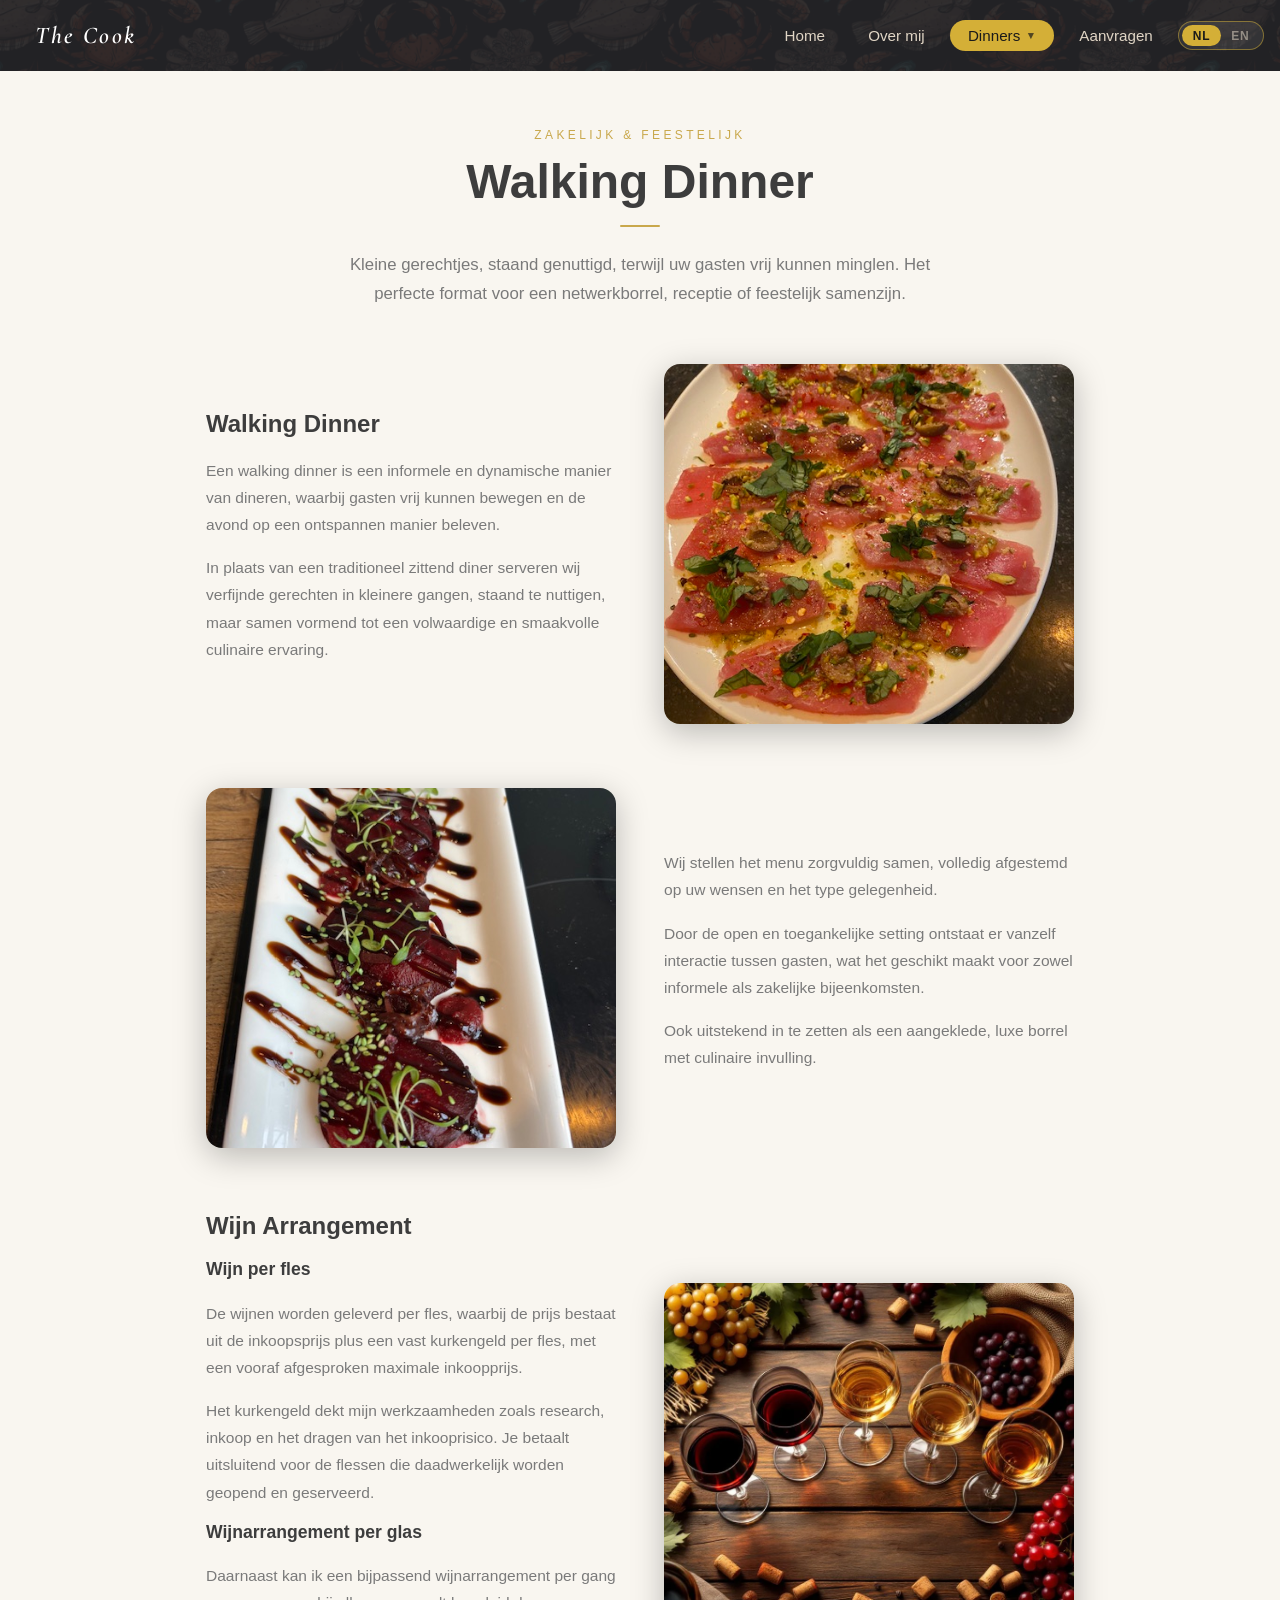
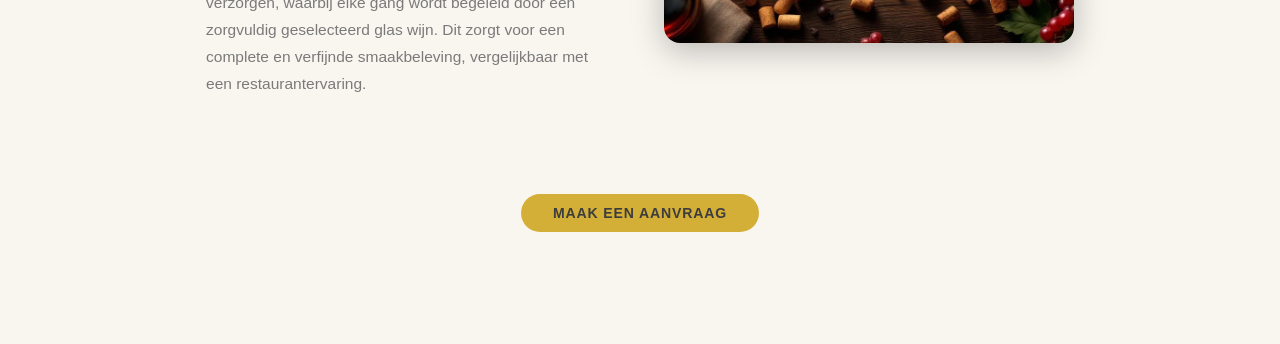
<file: walking.html>
<!doctype html>
<html lang="nl">
<head>
  <meta charset="utf-8">
  <meta name="viewport" content="width=device-width,initial-scale=1">
  <title>Walking Dinner — Chef</title>
  <link rel="preconnect" href="https://fonts.googleapis.com">
  <link rel="stylesheet" href="https://fonts.googleapis.com/css2?family=Cormorant+Garamond:ital,wght@1,600&display=swap">
  <link rel="stylesheet" href="styles.css">
</head>
<body class="about-page">
  <header class="site-header">
    <a href="index.html" class="header-brand">The Cook</a>
    <nav class="nav container">
      <a href="index.html" data-i18n="nav-home">Home</a>
      <a href="about.html" data-i18n="nav-about">Over mij</a>
      <div class="nav-dropdown">
        <button class="nav-dropdown-btn active" data-i18n="nav-dinners">Dinners <span class="dropdown-arrow">▼</span></button>
        <div class="nav-dropdown-menu">
          <a href="zakelijk.html" data-i18n="nav-business">Business Dining</a>
          <a href="familie.html" data-i18n="nav-homecooking">Home Cooking</a>
          <a href="thema.html" data-i18n="nav-celebrations">Celebrations</a>
          <a href="walking.html" class="active" data-i18n="nav-walking">Walking Dinner</a>
          <a href="wijn.html" data-i18n="nav-cooking">Cooking Experiences</a>

        </div>
      </div>
      <a href="request.html" data-i18n="nav-request">Aanvragen</a>
      <div class="lang-switch" onclick="toggleLang()">
        <span class="ls-nl ls-active">NL</span>
        <span class="ls-en">EN</span>
      </div>
    </nav>
  </header>

  <main class="zak-main">

    <section class="zak-intro container">
      <p class="about-eyebrow" data-i18n="wd-eyebrow">Zakelijk &amp; feestelijk</p>
      <h1 class="zak-title" data-i18n="wd-title">Walking Dinner</h1>
      <div class="about-divider" style="margin:1rem auto 1.5rem"></div>
      <p class="zak-lead" data-i18n="wd-lead">
        Kleine gerechtjes, staand genuttigd, terwijl uw gasten vrij kunnen minglen.
        Het perfecte format voor een netwerkborrel, receptie of feestelijk samenzijn.
      </p>
    </section>

    <!-- Rij 1: tekst links, foto rechts -->
    <section class="zak-split container">
      <div class="zak-split-row">
        <div class="zak-split-text">
          <h2 class="zak-section-title">Walking Dinner</h2>
          <p class="about-bio">
            Een walking dinner is een informele en dynamische manier van dineren,
            waarbij gasten vrij kunnen bewegen en de avond op een ontspannen
            manier beleven.
          </p>
          <p class="about-bio">
            In plaats van een traditioneel zittend diner serveren wij verfijnde gerechten
            in kleinere gangen, staand te nuttigen, maar samen vormend tot een
            volwaardige en smaakvolle culinaire ervaring.
          </p>
        </div>
        <div class="zak-split-img">
          <img class="zak-dish-photo" src="images/a17.jpeg" alt="Gerecht">
        </div>
      </div>
    </section>

    <!-- Rij 2: foto links, tekst rechts -->
    <section class="zak-split container">
      <div class="zak-split-row">
        <div class="zak-split-img">
          <img class="zak-dish-photo" src="images/a19.jpeg" alt="Gerecht">
        </div>
        <div class="zak-split-text">
          <p class="about-bio">
            Wij stellen het menu zorgvuldig samen, volledig afgestemd op uw wensen
            en het type gelegenheid.
          </p>
          <p class="about-bio">
            Door de open en toegankelijke setting ontstaat er vanzelf interactie tussen
            gasten, wat het geschikt maakt voor zowel informele als zakelijke
            bijeenkomsten.
          </p>
          <p class="about-bio">
            Ook uitstekend in te zetten als een aangeklede, luxe borrel met culinaire
            invulling.
          </p>
        </div>
      </div>
    </section>

    <!-- Rij 3: wijn arrangement -->
    <section class="zak-split container">
      <div class="zak-split-row">
        <div class="zak-split-text">
          <h2 class="zak-section-title" data-i18n="wine-title">Wijn Arrangement</h2>
          <h3 class="zak-section-title" style="font-size:1.1rem;margin-top:0">Wijn per fles</h3>
          <p class="about-bio">
            De wijnen worden geleverd per fles, waarbij de prijs bestaat uit de
            inkoopsprijs plus een vast kurkengeld per fles, met een vooraf
            afgesproken maximale inkoopprijs.
          </p>
          <p class="about-bio">
            Het kurkengeld dekt mijn werkzaamheden zoals research, inkoop en het
            dragen van het inkooprisico. Je betaalt uitsluitend voor de flessen die
            daadwerkelijk worden geopend en geserveerd.
          </p>
          <h3 class="zak-section-title" style="font-size:1.1rem">Wijnarrangement per glas</h3>
          <p class="about-bio">
            Daarnaast kan ik een bijpassend wijnarrangement per gang verzorgen,
            waarbij elke gang wordt begeleid door een zorgvuldig geselecteerd glas
            wijn. Dit zorgt voor een complete en verfijnde smaakbeleving, vergelijkbaar
            met een restaurantervaring.
          </p>
        </div>
        <div class="zak-split-img">
          <img class="zak-dish-photo" src="images/w4.pjg.webp" alt="Wijn arrangement">
        </div>
      </div>
    </section>

    <section class="zak-cta container">
      <a class="btn-about" href="request.html" data-i18n="wd-cta">Maak een aanvraag</a>
    </section>

  </main>


  <script src="lang.js"></script>
</body>
</html>
</file>
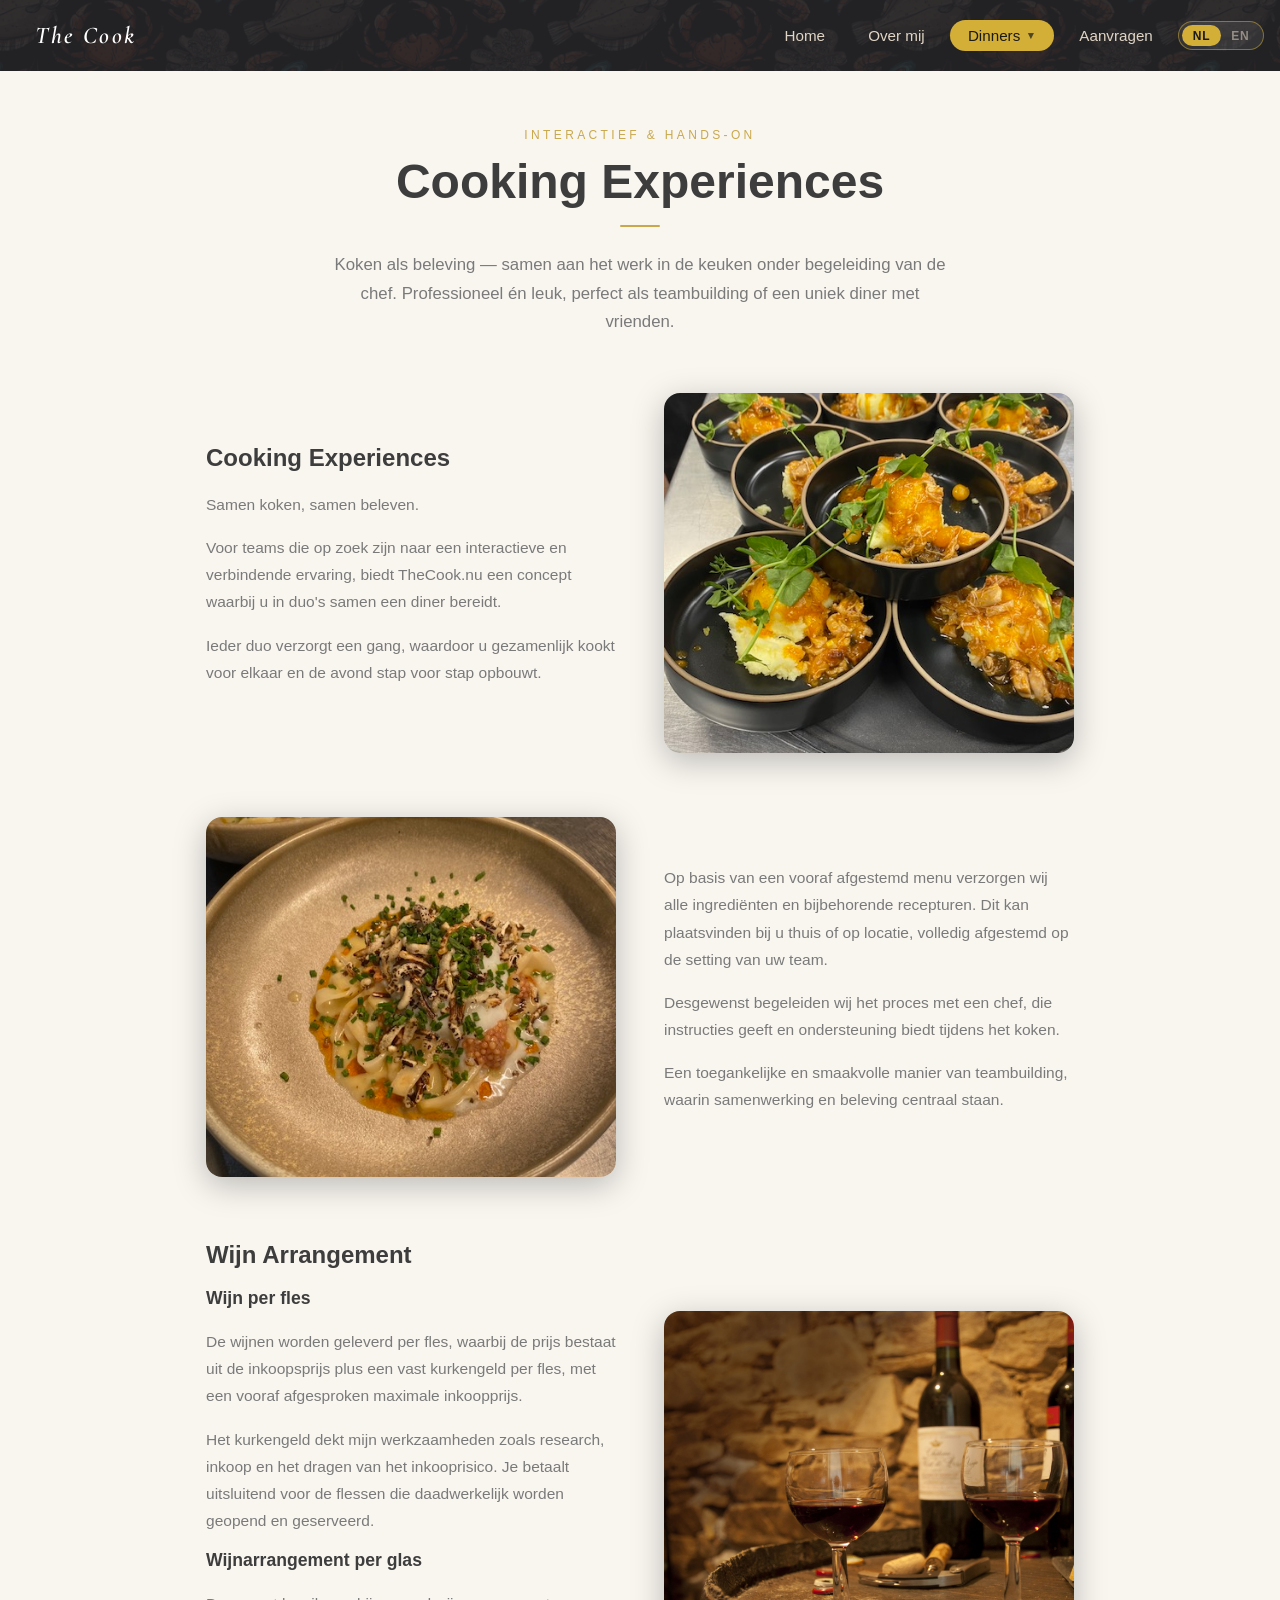
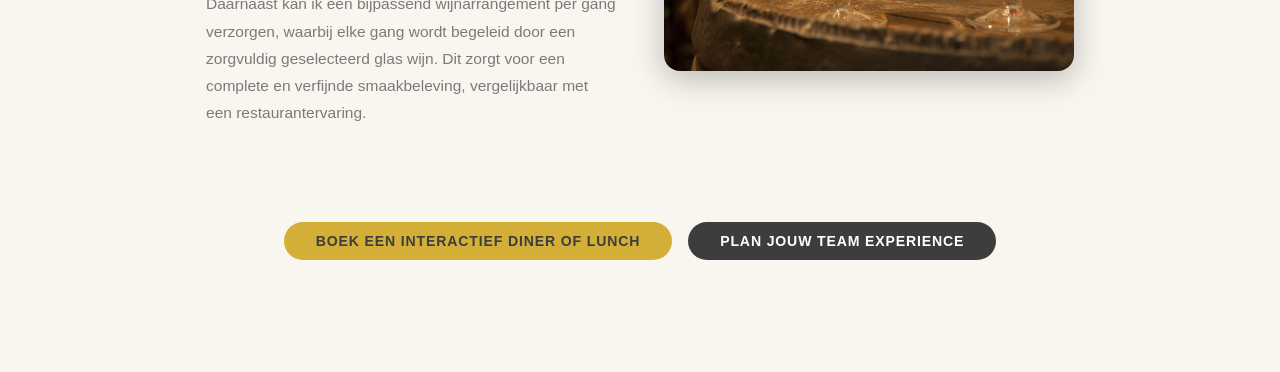
<file: wijn.html>
<!doctype html>
<html lang="nl">
<head>
  <meta charset="utf-8">
  <meta name="viewport" content="width=device-width,initial-scale=1">
  <title>Cooking Experiences — Chef</title>
  <link rel="preconnect" href="https://fonts.googleapis.com">
  <link rel="stylesheet" href="https://fonts.googleapis.com/css2?family=Cormorant+Garamond:ital,wght@1,600&display=swap">
  <link rel="stylesheet" href="styles.css">
</head>
<body class="about-page">
  <header class="site-header">
    <a href="index.html" class="header-brand">The Cook</a>
    <nav class="nav container">
      <a href="index.html" data-i18n="nav-home">Home</a>
      <a href="about.html" data-i18n="nav-about">Over mij</a>
      <div class="nav-dropdown">
        <button class="nav-dropdown-btn active" data-i18n="nav-dinners">Dinners <span class="dropdown-arrow">▼</span></button>
        <div class="nav-dropdown-menu">
          <a href="zakelijk.html" data-i18n="nav-business">Business Dining</a>
          <a href="familie.html" data-i18n="nav-homecooking">Home Cooking</a>
          <a href="thema.html" data-i18n="nav-celebrations">Celebrations</a>
          <a href="walking.html" data-i18n="nav-walking">Walking Dinner</a>
          <a href="wijn.html" class="active" data-i18n="nav-cooking">Cooking Experiences</a>

        </div>
      </div>
      <a href="request.html" data-i18n="nav-request">Aanvragen</a>
      <div class="lang-switch" onclick="toggleLang()">
        <span class="ls-nl ls-active">NL</span>
        <span class="ls-en">EN</span>
      </div>
    </nav>
  </header>

  <main class="zak-main">

    <section class="zak-intro container">
      <p class="about-eyebrow" data-i18n="ce-eyebrow">Interactief &amp; hands-on</p>
      <h1 class="zak-title" data-i18n="ce-title">Cooking Experiences</h1>
      <div class="about-divider" style="margin:1rem auto 1.5rem"></div>
      <p class="zak-lead" data-i18n="ce-lead">
        Koken als beleving — samen aan het werk in de keuken onder begeleiding van de chef.
        Professioneel én leuk, perfect als teambuilding of een uniek diner met vrienden.
      </p>
    </section>

    <!-- Rij 1: tekst links, foto rechts -->
    <section class="zak-split container">
      <div class="zak-split-row">
        <div class="zak-split-text">
          <h2 class="zak-section-title">Cooking Experiences</h2>
          <p class="about-bio">Samen koken, samen beleven.</p>
          <p class="about-bio">
            Voor teams die op zoek zijn naar een interactieve en verbindende ervaring,
            biedt TheCook.nu een concept waarbij u in duo's samen een diner bereidt.
          </p>
          <p class="about-bio">
            Ieder duo verzorgt een gang, waardoor u gezamenlijk kookt voor elkaar en
            de avond stap voor stap opbouwt.
          </p>
        </div>
        <div class="zak-split-img">
          <img class="zak-dish-photo" src="images/a9.jpeg" alt="Gerecht">
        </div>
      </div>
    </section>

    <!-- Rij 2: foto links, tekst rechts -->
    <section class="zak-split container">
      <div class="zak-split-row">
        <div class="zak-split-img">
          <img class="zak-dish-photo" src="images/a10.jpeg" alt="Gerecht">
        </div>
        <div class="zak-split-text">
          <p class="about-bio">
            Op basis van een vooraf afgestemd menu verzorgen wij alle ingrediënten
            en bijbehorende recepturen. Dit kan plaatsvinden bij u thuis of op locatie,
            volledig afgestemd op de setting van uw team.
          </p>
          <p class="about-bio">
            Desgewenst begeleiden wij het proces met een chef, die instructies geeft
            en ondersteuning biedt tijdens het koken.
          </p>
          <p class="about-bio">
            Een toegankelijke en smaakvolle manier van teambuilding, waarin
            samenwerking en beleving centraal staan.
          </p>
        </div>
      </div>
    </section>

    <!-- Rij 3: wijn arrangement -->
    <section class="zak-split container">
      <div class="zak-split-row">
        <div class="zak-split-text">
          <h2 class="zak-section-title" data-i18n="wine-title">Wijn Arrangement</h2>
          <h3 class="zak-section-title" style="font-size:1.1rem;margin-top:0">Wijn per fles</h3>
          <p class="about-bio">
            De wijnen worden geleverd per fles, waarbij de prijs bestaat uit de
            inkoopsprijs plus een vast kurkengeld per fles, met een vooraf
            afgesproken maximale inkoopprijs.
          </p>
          <p class="about-bio">
            Het kurkengeld dekt mijn werkzaamheden zoals research, inkoop en het
            dragen van het inkooprisico. Je betaalt uitsluitend voor de flessen die
            daadwerkelijk worden geopend en geserveerd.
          </p>
          <h3 class="zak-section-title" style="font-size:1.1rem">Wijnarrangement per glas</h3>
          <p class="about-bio">
            Daarnaast kan ik een bijpassend wijnarrangement per gang verzorgen,
            waarbij elke gang wordt begeleid door een zorgvuldig geselecteerd glas
            wijn. Dit zorgt voor een complete en verfijnde smaakbeleving, vergelijkbaar
            met een restaurantervaring.
          </p>
        </div>
        <div class="zak-split-img">
          <img class="zak-dish-photo" src="images/w5.jpg" alt="Wijn arrangement">
        </div>
      </div>
    </section>

    <section class="zak-cta container">
      <div style="display:flex;gap:1rem;flex-wrap:wrap;justify-content:center">
        <a class="btn-about" href="request.html" data-i18n="ce-cta-1">Boek een interactief diner of lunch</a>
        <a class="btn-about" href="request.html" style="background:#3d3d3d;color:#fff" data-i18n="ce-cta-2">Plan jouw Team Experience</a>
      </div>
    </section>

  </main>


  <script src="lang.js"></script>
</body>
</html>
</file>
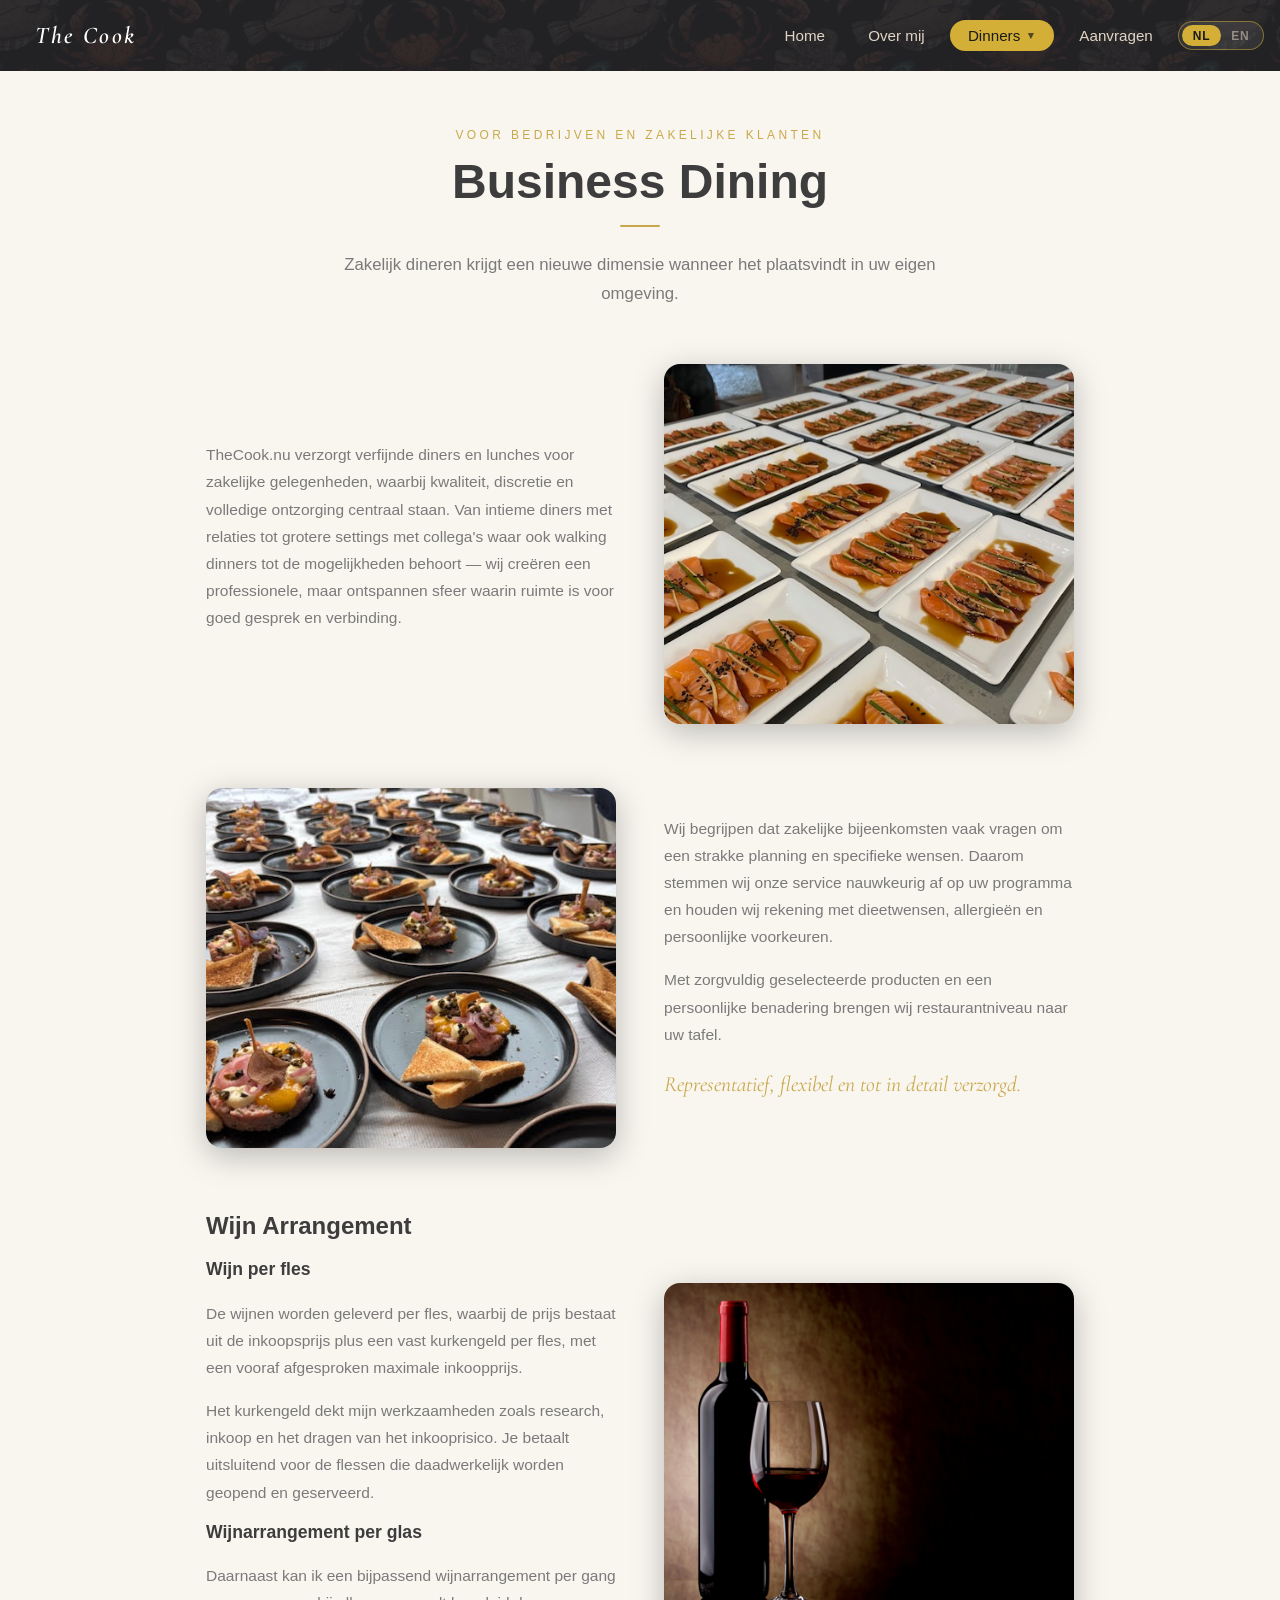
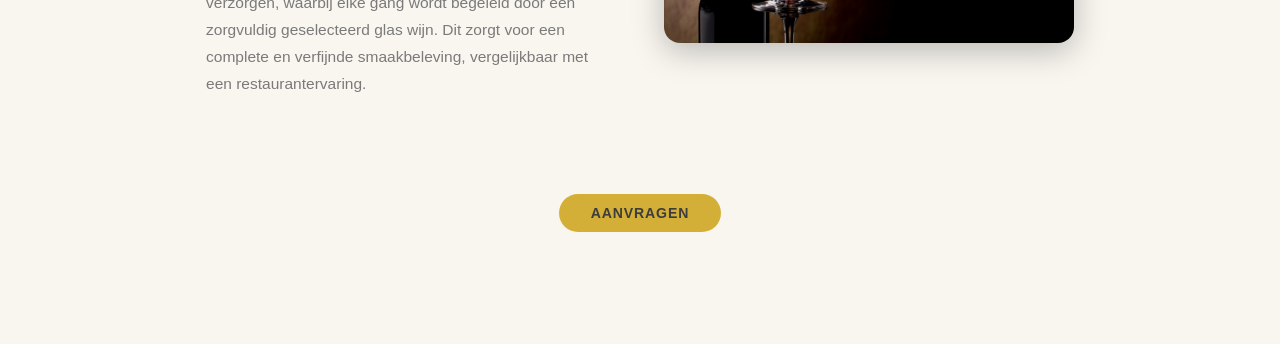
<file: zakelijk.html>
<!doctype html>
<html lang="nl">
<head>
  <meta charset="utf-8">
  <meta name="viewport" content="width=device-width,initial-scale=1">
  <title>Business Dining — Chef</title>
  <link rel="preconnect" href="https://fonts.googleapis.com">
  <link rel="stylesheet" href="https://fonts.googleapis.com/css2?family=Cormorant+Garamond:ital,wght@1,600&display=swap">
  <link rel="stylesheet" href="styles.css">
</head>
<body class="about-page">
  <header class="site-header">
    <a href="index.html" class="header-brand">The Cook</a>
    <nav class="nav container">
      <a href="index.html" data-i18n="nav-home">Home</a>
      <a href="about.html" data-i18n="nav-about">Over mij</a>
      <div class="nav-dropdown">
        <button class="nav-dropdown-btn active" data-i18n="nav-dinners">Dinners <span class="dropdown-arrow">▼</span></button>
        <div class="nav-dropdown-menu">
          <a href="zakelijk.html" class="active" data-i18n="nav-business">Business Dining</a>
          <a href="familie.html" data-i18n="nav-homecooking">Home Cooking</a>
          <a href="thema.html" data-i18n="nav-celebrations">Celebrations</a>
          <a href="walking.html" data-i18n="nav-walking">Walking Dinner</a>
          <a href="wijn.html" data-i18n="nav-cooking">Cooking Experiences</a>

        </div>
      </div>
      <a href="request.html" data-i18n="nav-request">Aanvragen</a>
      <div class="lang-switch" onclick="toggleLang()">
        <span class="ls-nl ls-active">NL</span>
        <span class="ls-en">EN</span>
      </div>
    </nav>
  </header>

  <main class="zak-main">

    <!-- Titel -->
    <section class="zak-intro container">
      <p class="about-eyebrow" data-i18n="zak-eyebrow">Voor bedrijven en zakelijke klanten</p>
      <h1 class="zak-title" data-i18n="zak-title">Business Dining</h1>
      <div class="about-divider" style="margin:1rem auto 1.5rem"></div>
      <p class="zak-lead" data-i18n="zak-lead-main">
        Zakelijk dineren krijgt een nieuwe dimensie wanneer het plaatsvindt in uw eigen omgeving.
      </p>
    </section>

    <!-- Rij 1: tekst links, foto rechts -->
    <section class="zak-split container">
      <div class="zak-split-row">
        <div class="zak-split-text">
          <p class="about-bio" data-i18n="zak-bio-1">
            TheCook.nu verzorgt verfijnde diners en lunches voor zakelijke gelegenheden,
            waarbij kwaliteit, discretie en volledige ontzorging centraal staan. Van intieme
            diners met relaties tot grotere settings met collega's waar ook walking dinners
            tot de mogelijkheden behoort — wij creëren een professionele, maar ontspannen
            sfeer waarin ruimte is voor goed gesprek en verbinding.
          </p>
        </div>
        <div class="zak-split-img">
          <img class="zak-dish-photo" src="images/a3.jpeg" alt="Gerecht">
        </div>
      </div>
    </section>

    <!-- Rij 2: foto links, tekst rechts -->
    <section class="zak-split container">
      <div class="zak-split-row">
        <div class="zak-split-img">
          <img class="zak-dish-photo" src="images/a20.jpg" alt="Gerecht">
        </div>
        <div class="zak-split-text">
                   <p class="about-bio" data-i18n="zak-bio-2">
            Wij begrijpen dat zakelijke bijeenkomsten vaak vragen om een strakke planning
            en specifieke wensen. Daarom stemmen wij onze service nauwkeurig af op uw
            programma en houden wij rekening met dieetwensen, allergieën en persoonlijke
            voorkeuren.
          </p>
          <p class="about-bio" data-i18n="zak-bio-3">
            Met zorgvuldig geselecteerde producten en een persoonlijke benadering
            brengen wij restaurantniveau naar uw tafel.
          </p>
          <p class="zak-tagline" data-i18n="zak-tagline">Representatief, flexibel en tot in detail verzorgd.</p>
        </div>
      </div>
    </section>

    <!-- Rij 3: wijn arrangement -->
    <section class="zak-split container">
      <div class="zak-split-row">
        <div class="zak-split-text">
          <h2 class="zak-section-title" data-i18n="wine-title">Wijn Arrangement</h2>
          <h3 class="zak-section-title" style="font-size:1.1rem;margin-top:0">Wijn per fles</h3>
          <p class="about-bio">
            De wijnen worden geleverd per fles, waarbij de prijs bestaat uit de
            inkoopsprijs plus een vast kurkengeld per fles, met een vooraf
            afgesproken maximale inkoopprijs.
          </p>
          <p class="about-bio">
            Het kurkengeld dekt mijn werkzaamheden zoals research, inkoop en het
            dragen van het inkooprisico. Je betaalt uitsluitend voor de flessen die
            daadwerkelijk worden geopend en geserveerd.
          </p>
          <h3 class="zak-section-title" style="font-size:1.1rem">Wijnarrangement per glas</h3>
          <p class="about-bio">
            Daarnaast kan ik een bijpassend wijnarrangement per gang verzorgen,
            waarbij elke gang wordt begeleid door een zorgvuldig geselecteerd glas
            wijn. Dit zorgt voor een complete en verfijnde smaakbeleving, vergelijkbaar
            met een restaurantervaring.
          </p>
        </div>
        <div class="zak-split-img">
          <img class="zak-dish-photo" src="images/w1.jpg" alt="Wijn arrangement">
        </div>
      </div>
    </section>

    <!-- CTA -->
    <section class="zak-cta container">
      <a class="btn-about" href="request.html" data-i18n="zak-btn">Aanvragen</a>
    </section>

  </main>
  <script src="lang.js"></script>
</body>
</html>
</file>
<file: styles.css>
/* Basale styling voor de site */
:root{
  --accent:#d4af37;
  --bg:#f9f6f0;
  --text:#3d3d3d;
}
*{box-sizing:border-box}
body{font-family:Arial,Helvetica,sans-serif;margin:0;color:var(--text);background:var(--bg);}
.container{max-width:900px;margin:0 auto;padding:1rem}
/* Taalschuif */
.lang-switch{display:flex;align-items:center;background:rgba(255,255,255,0.08);border:1.5px solid rgba(212,175,55,0.5);border-radius:999px;padding:3px;cursor:pointer;flex-shrink:0;user-select:none;gap:0}
.lang-switch span{font-size:.75rem;font-weight:700;color:rgba(224,213,197,0.55);padding:.22rem .65rem;border-radius:999px;transition:background .25s,color .25s;letter-spacing:.07em}
.lang-switch span.ls-active{background:#d4af37;color:#1a1a1a}

.site-header{background:url('images/achtergrond balk.png') center/cover no-repeat;padding:1.25rem 1rem;display:flex;align-items:center;justify-content:space-between;position:fixed;top:0;left:0;right:0;z-index:1000}
body{padding-top:80px}
.header-brand{color:#fff;text-decoration:none;font-size:1.5rem;font-family:'Cormorant Garamond',serif;font-weight:600;letter-spacing:.1em;padding:0 1.2rem;white-space:nowrap;flex-shrink:0;font-style:italic}
.nav.container{background:transparent;border-radius:999px;flex:1;max-width:none;margin:0;padding:0}
.header-logo{width:50px;height:50px;border-radius:50%;object-fit:cover;border:2px solid rgba(212,175,55,0.6);margin-right:1rem;flex-shrink:0}
.nav{display:flex;justify-content:flex-end;align-items:center;padding:.75rem 0;gap:.5rem}
.nav a{color:#e0d5c5;text-decoration:none;padding:.45rem 1.1rem;border-radius:999px;font-size:.95rem;font-weight:500;transition:background .2s,color .2s}
.nav a:hover{background:rgba(212,175,55,0.2);color:#fff}
.nav a.active{background:#d4af37;color:#1a1a1a}

/* Dropdown */
.nav-dropdown{position:relative;display:inline-block}
.nav-dropdown-btn{color:#e0d5c5;text-decoration:none;padding:.45rem 1.1rem;border-radius:999px;font-size:.95rem;font-weight:500;transition:background .2s,color .2s;cursor:pointer;background:none;border:none;font-family:inherit;display:flex;align-items:center;gap:.35rem}
.nav-dropdown-btn:hover,.nav-dropdown:hover .nav-dropdown-btn{background:rgba(212,175,55,0.2);color:#fff}
.nav-dropdown-btn.active{background:#d4af37;color:#1a1a1a}
.nav-dropdown-menu{display:none;position:absolute;top:100%;left:50%;transform:translateX(-50%);background:#fff;border:1px solid rgba(212,175,55,0.25);border-radius:12px;box-shadow:0 8px 24px rgba(0,0,0,0.1);min-width:200px;padding:.4rem 0;z-index:100;margin-top:0}
.nav-dropdown:hover .nav-dropdown-menu{display:block}
.nav-dropdown-menu a{display:block;padding:.55rem 1.2rem;color:#6b5e47;text-decoration:none;font-size:.9rem;font-weight:500;transition:background .15s,color .15s;white-space:nowrap}
.nav-dropdown-menu a:hover{background:rgba(212,175,55,0.12);color:#3d3d3d}
.nav-dropdown-menu a.active{background:rgba(212,175,55,0.2);color:#3d3d3d}
.dropdown-arrow{font-size:.65rem;opacity:.7}
.hero{padding:2rem 0}
.hero{min-height:60vh;display:flex;flex-direction:column;justify-content:center}
.btn{display:inline-block;background:var(--accent);color:#fff;padding:.6rem 1rem;border-radius:6px;text-decoration:none}
.features ul{padding-left:1.2rem}
label{display:block;margin:.6rem 0}
input,textarea{width:100%;padding:.5rem;border:1px solid #ddd;border-radius:4px}
.site-footer{padding:1rem 0;text-align:center;color:#666}
.message{margin-top:1rem;color:green}

.field-grid{display:block}
@media(min-width:700px){
  .field-grid{display:grid;grid-template-columns:1fr 1fr;gap:1rem}
}

/* Request kaart */
.request-page{padding-top:2rem;padding-bottom:3rem}
.request-card{background:#fff;border-radius:16px;box-shadow:0 8px 32px rgba(212,175,55,0.08);overflow:hidden;max-width:720px;margin:0 auto}
.request-card-header{background:linear-gradient(135deg,#d4af37 0%,#e6c76a 100%);color:#3d3d3d;padding:2rem 2.5rem 1.8rem;text-align:center}
.request-card-icon{font-size:2.8rem;margin-bottom:.5rem}
.request-card-header h1{margin:0 0 .5rem;font-size:1.75rem}
.request-card-header p{margin:0;opacity:.9;font-size:.95rem}
.request-form{padding:2rem 2.5rem}
.form-group{display:flex;flex-direction:column;margin-bottom:.2rem}
.form-group label{font-size:.875rem;font-weight:600;color:#444;margin-bottom:.35rem}
.form-group input,.form-group textarea,.form-group select{width:100%;padding:.65rem .85rem;border:1.5px solid #e0e6f0;border-radius:8px;font-size:1rem;font-family:inherit;transition:border-color .2s,box-shadow .2s;background:#f9fbff}
.form-group input:focus,.form-group textarea:focus,.form-group select:focus{outline:none;border-color:var(--accent);box-shadow:0 0 0 3px rgba(212,175,55,0.12);background:#fff}
.form-group select{appearance:none;background-image:url("data:image/svg+xml,%3Csvg xmlns='http://www.w3.org/2000/svg' width='12' height='8' viewBox='0 0 12 8'%3E%3Cpath fill='%23666' d='M6 8L0 0h12z'/%3E%3C/svg%3E");background-repeat:no-repeat;background-position:right .85rem center;background-size:10px;padding-right:2.2rem;background-color:#f9fbff}
.required{color:var(--accent)}
.btn-submit{width:100%;padding:.85rem;font-size:1rem;font-weight:600;border:none;border-radius:8px;cursor:pointer;margin-top:.5rem;letter-spacing:.02em;transition:background .2s,transform .1s;background:#d4af37;color:#3d3d3d}
.btn-submit:hover{background:#e6c76a;transform:translateY(-1px)}
.btn-submit:active{transform:translateY(0)}
.request-form .field-grid{margin-bottom:.2rem;gap:.75rem}
@media(max-width:600px){
  .request-card-header{padding:1.5rem 1.25rem 1.2rem}
  .request-form{padding:1.5rem 1.25rem}
}

.menu-preview ul{display:flex;flex-direction:column;gap:.4rem;padding-left:1rem}
.menu-preview li{background:#fff;padding:.5rem;border-radius:6px;border:1px solid #eee}

/* Zwevende CTA-knop */
.floating-cta{position:fixed;right:1rem;bottom:1rem;background:#d4af37;color:#3d3d3d;padding:.75rem 1rem;border-radius:999px;text-decoration:none;box-shadow:0 6px 18px rgba(212,175,55,0.18);z-index:999}
.floating-cta:active,.floating-cta:focus{transform:translateY(1px)}

/* Home pagina */
body.home{overflow:auto;height:auto;display:flex;flex-direction:column;background:#f9f6f0;color:#3d3d3d;padding-top:62px}
.home-main{flex:1;display:flex;flex-direction:column;justify-content:flex-start;align-items:center;text-align:center;padding:0 2rem 2rem;position:relative;background:#ffffff}
.home-main::before{content:'';position:absolute;inset:0;background:radial-gradient(ellipse at 50% 55%,rgba(212,175,55,0.04) 0%,transparent 65%);pointer-events:none}
/* Hero tekst */
.home-hero-sub{color:#7a7a7a;font-size:1rem;max-width:560px;line-height:1.7;margin:.75rem auto 0}
.home-hero-tagline{font-family:'Cormorant Garamond',serif;font-style:italic;font-size:1.2rem;color:#c9a84c;margin:1.25rem 0 1.75rem}
/* Dinner cards grid */
.home-cards{padding:3rem 0 2rem;background:#ffffff}
.home-cards-grid{display:grid;grid-template-columns:1fr 1fr;gap:1.5rem;margin-bottom:1.5rem}
.home-card{display:block;text-decoration:none;border-radius:16px;overflow:hidden;position:relative;box-shadow:0 6px 24px rgba(0,0,0,0.1);transition:transform .25s,box-shadow .25s}
.home-card:hover{transform:translateY(-4px);box-shadow:0 12px 36px rgba(0,0,0,0.15)}
.home-card img{width:100%;height:260px;object-fit:cover;display:block}
.home-card--wide img{height:300px}
.home-card-body{position:absolute;bottom:0;left:0;right:0;padding:1.5rem 1.4rem 1.4rem;background:linear-gradient(to top,rgba(0,0,0,0.72) 0%,transparent 100%)}
.home-card-title{font-size:1.2rem;font-weight:700;color:#fff;margin:0 0 .35rem}
.home-card-desc{font-size:.85rem;color:rgba(255,255,255,0.82);line-height:1.5;margin:0}
/* Dinner kaartjes — creme stijl */
.t-cream{display:block;text-decoration:none;background:#fdfaf5;border:1.5px solid rgba(212,175,55,0.35);border-radius:14px;padding:2.4rem 2rem;transition:transform .25s}
.t-cream:hover{transform:translateY(-4px)}
.t-cream-eyebrow{font-size:.82rem;letter-spacing:.2em;text-transform:uppercase;color:#c9a84c;font-weight:700;margin:0 0 .75rem}
.t-cream-divider{width:32px;height:2px;background:#d4af37;border-radius:2px;margin-bottom:1rem}
.t-cream-desc{font-size:1rem;color:#7a7a7a;line-height:1.7;margin:0}

/* Home CTA */
.home-cta-section{background:#f9f6f0;padding:3.5rem 1rem;text-align:center}
.home-cta-text{color:#7a7a7a;font-size:1rem;max-width:520px;margin:.75rem auto 2rem;line-height:1.7}
@media(max-width:600px){.home-cards-grid{grid-template-columns:1fr}.home-card img{height:220px}.home-card--wide img{height:220px}}
.logo-container{margin-bottom:0.5rem;position:relative;z-index:1}
.home-logo-frame{width:125px;height:100px;border:none;display:block;margin:0 auto}
.home-logo-img{width:350px;height:auto;display:block;margin:0 auto}
.home-eyebrow{font-size:.78rem;letter-spacing:.28em;text-transform:uppercase;color:#c9a84c;margin:0 0 1.4rem}
.home-title{font-size:clamp(2rem,5vw,3.5rem);font-weight:700;color:#3d3d3d;margin:0 0 1.2rem;line-height:1.15;letter-spacing:-.01em}
.home-sub{color:#7a7a7a;font-size:1.05rem;margin:0 0 2.4rem;max-width:460px;line-height:1.6}
.btn-home{background:#d4af37;color:#3d3d3d;padding:1rem 3rem;border-radius:999px;text-decoration:none;font-weight:700;font-size:1.05rem;letter-spacing:.06em;text-transform:uppercase;transition:background .2s,transform .15s}
.btn-home:hover{background:#e6c76a;transform:translateY(-2px)}
.home-services{display:flex;align-items:center;gap:2rem;margin-top:3.5rem;position:relative;z-index:1}
.service-item{display:flex;flex-direction:column;align-items:center;gap:.45rem;color:#8b8b8b;font-size:.75rem;letter-spacing:.1em;text-transform:uppercase}
.service-icon{font-size:1.5rem;filter:grayscale(0)}
.service-divider{width:1px;height:40px;background:rgba(212,175,55,0.2)}
.home-footer{display:none}
.thanks-icon{font-size:3rem;margin-bottom:1rem}
@media(max-width:480px){body.home{overflow:auto;height:auto}.home-services{gap:1.2rem}}

/* Zakelijke Dinners pagina */
.zak-main{padding-bottom:4rem}
.zak-intro{text-align:center;padding-top:3rem;padding-bottom:2.5rem}
.zak-title{font-size:clamp(2rem,4vw,3rem);font-weight:700;color:#3d3d3d;margin:0 0 1rem;line-height:1.1}
.zak-lead{font-size:1.05rem;color:#7a7a7a;max-width:620px;margin:0 auto;line-height:1.7}
.zak-section-title{font-size:1.5rem;font-weight:700;color:#3d3d3d;margin:0 0 1.2rem}
.zak-concept{padding-bottom:3rem}
.zak-concept-grid{display:grid;grid-template-columns:1fr 1fr;gap:3.5rem;align-items:start}
.zak-img-main{width:100%;height:420px;object-fit:cover;border-radius:16px;box-shadow:0 8px 32px rgba(0,0,0,0.1)}
.zak-gallery-section{background:#f9f6f0;padding:3rem 0}
.zak-gallery{display:grid;grid-template-columns:repeat(3,1fr);gap:1.25rem;max-width:1100px;margin:0 auto;padding:0 1.5rem}
.zak-gallery-item{overflow:hidden;border-radius:12px;box-shadow:0 4px 16px rgba(0,0,0,0.08)}
.zak-gallery-item img{width:100%;height:280px;object-fit:cover;display:block;transition:transform .35s ease}
.zak-gallery-item:hover img{transform:scale(1.04)}
/* Gerecht foto */
.zak-dish-photo{width:100%;height:360px;object-fit:cover;display:block;border-radius:16px;box-shadow:0 8px 32px rgba(0,0,0,0.25)}
.zak-tagline{font-family:'Cormorant Garamond',serif;font-style:italic;font-size:1.35rem;color:#c9a84c;line-height:1.5;margin-top:1.25rem}
.zak-bottom{padding-bottom:2rem;max-width:680px}

/* Split layout (tekst + foto naast elkaar, afwisselend) */
.zak-split{padding-bottom:3rem}
.zak-split-row{display:grid;grid-template-columns:1fr 1fr;gap:3rem;align-items:center}
.zak-split-row--reverse{direction:rtl}
.zak-split-row--reverse > *{direction:ltr}
@media(max-width:700px){.zak-split-row{grid-template-columns:1fr}.zak-split-row--reverse{direction:ltr}}

.zak-crosssell{text-align:center;padding:2.5rem 1rem 0}
.zak-crosssell-text{font-size:1rem;color:#7a7a7a;font-style:italic}
.zak-crosssell-link{color:#c9a84c;text-decoration:none;font-weight:600}
.zak-crosssell-link:hover{text-decoration:underline}
.zak-cta{text-align:center;padding:2rem 1rem 3rem}
@media(max-width:700px){
  .zak-concept-grid{grid-template-columns:1fr}
  .zak-gallery{grid-template-columns:1fr}
  .zak-gallery-item img{height:220px}
}

/* Over mij — extra secties */
.about-story{background:#f9f6f0;border-radius:16px;padding:3rem 2rem;margin:3rem 0}
.about-story-inner{max-width:620px;margin:0 auto}
.about-story-title{font-size:clamp(1.5rem,3vw,2.2rem);font-weight:700;color:#3d3d3d;margin:0 0 1rem;line-height:1.15}
.about-diff{padding:3rem 0 1rem}
.about-diff-grid{display:grid;grid-template-columns:repeat(3,1fr);gap:2rem;margin-top:1rem}
.about-diff-item{background:#fff;border:1px solid rgba(212,175,55,0.2);border-radius:14px;padding:1.75rem 1.5rem;text-align:center;box-shadow:0 4px 16px rgba(0,0,0,0.04)}
.about-diff-icon{font-size:2rem;margin-bottom:.75rem}
.about-diff-label{font-size:1rem;font-weight:700;color:#3d3d3d;margin:0 0 .6rem}
.about-diff-text{font-size:.88rem;color:#7a7a7a;line-height:1.6;margin:0}
@media(max-width:700px){.about-diff-grid{grid-template-columns:1fr}.about-story{padding:2rem 1.25rem}}

/* Over mij pagina */
body.about-page{background:#f9f6f0;color:#3d3d3d;min-height:100vh;display:flex;flex-direction:column}
.about-main{flex:1;padding:3rem 1rem 2rem}
.about-card{display:flex;gap:3.5rem;align-items:flex-start;max-width:860px;margin:0 auto}
.about-photo-col{flex:0 0 260px}
.about-photo-wrap{width:260px;height:320px;border-radius:16px;overflow:hidden;border:1px solid rgba(212,175,55,0.2);background:#ede8e1;position:relative}
.about-photo{width:100%;height:100%;object-fit:cover;display:block}
.about-photo-placeholder{display:none;flex-direction:column;align-items:center;justify-content:center;gap:.6rem;height:100%;color:#9a9a9a;text-align:center;font-size:.82rem;letter-spacing:.03em;padding:1.5rem}
.photo-icon{font-size:2rem}
.about-photo-placeholder strong{color:#7a7a7a}
.about-text-col{flex:1;padding-top:.25rem}
.about-eyebrow{font-size:.75rem;letter-spacing:.28em;text-transform:uppercase;color:#c9a84c;margin:0 0 .9rem}
.about-name{font-size:clamp(1.8rem,3.5vw,2.6rem);font-weight:700;color:#3d3d3d;margin:0 0 1.2rem;line-height:1.1}
.about-divider{width:40px;height:2px;background:#c9a84c;margin-bottom:1.4rem;border-radius:2px}
.about-bio{color:#7a7a7a;font-size:.97rem;line-height:1.75;margin:0 0 1rem}
.about-specialties{list-style:none;padding:0;margin:1.5rem 0 2rem;display:flex;flex-direction:column;gap:.6rem}
.about-specialties li{color:#7a7a7a;font-size:.85rem;letter-spacing:.04em;padding-left:1.1rem;position:relative}
.about-specialties li::before{content:'—';position:absolute;left:0;color:#c9a84c}
.btn-about{display:inline-block;background:#d4af37;color:#3d3d3d;padding:.7rem 2rem;border-radius:999px;text-decoration:none;font-weight:700;font-size:.88rem;letter-spacing:.06em;text-transform:uppercase;transition:background .2s,transform .15s}
.btn-about:hover{background:#e6c76a;transform:translateY(-2px)}
.about-footer{text-align:center;color:#9a9a9a;font-size:.78rem;padding:.75rem}
@media(max-width:700px){.about-card{flex-direction:column;gap:2rem}.about-photo-col{flex:none;width:100%}.about-photo-wrap{width:100%;height:260px}}

/* Aanvragen pagina — dark stijl */
body.request-dark{background:#f9f6f0;color:#3d3d3d;min-height:100vh;display:flex;flex-direction:column}
body.request-dark .request-page{flex:1}
body.request-dark .request-card{background:#fff;border:1px solid rgba(212,175,55,0.2);box-shadow:0 8px 40px rgba(0,0,0,0.08)}
body.request-dark .request-card-header{background:linear-gradient(135deg,#d4af37 0%,#e6c76a 100%);border-bottom:1px solid rgba(212,175,55,0.3)}
body.request-dark .request-card-icon{filter:none}
body.request-dark .request-card-header h1{color:#3d3d3d}
body.request-dark .request-card-header p{color:rgba(61,61,61,0.7)}
body.request-dark .form-group label{color:#3d3d3d}
body.request-dark .form-group input,
body.request-dark .form-group textarea,
body.request-dark .form-group select{background:#fefdfb;border-color:rgba(212,175,55,0.2);color:#3d3d3d}
body.request-dark .form-group input::placeholder,
body.request-dark .form-group textarea::placeholder{color:#b8b8b8}
body.request-dark .form-group input:focus,
body.request-dark .form-group textarea:focus,
body.request-dark .form-group select:focus{border-color:#d4af37;box-shadow:0 0 0 3px rgba(212,175,55,0.12);background:#fff}
body.request-dark .form-group select{background-image:url("data:image/svg+xml,%3Csvg xmlns='http://www.w3.org/2000/svg' width='12' height='8' viewBox='0 0 12 8'%3E%3Cpath fill='%23888' d='M6 8L0 0h12z'/%3E%3C/svg%3E")}
body.request-dark .required{color:#d4af37}
body.request-dark .btn-submit{background:#d4af37;color:#3d3d3d}
body.request-dark .btn-submit:hover{background:#e6c76a}
body.request-dark .message{color:#c9a84c}

@media(max-width:420px){
  .floating-cta{right:.6rem;bottom:.6rem;padding:.6rem .9rem;font-size:.95rem}
  .hero{min-height:50vh}
}

@media (min-width:700px){
  .nav-links a{margin-left:1.2rem}
}

/* Circular Gallery */
.gallery-section{width:100%;height:500px;position:relative;overflow:hidden;margin-top:-100px;background:url('images/achtergrond balk.png') center/100% 50% repeat-y;clip-path:url(#gallery-clip)}
#circular-gallery{width:100%;height:100%}

/* BounceCards Component */
.bounceCardsContainer {
  position: relative;
  display: flex;
  justify-content: center;
  align-items: center;
  margin: 2rem auto;
}

.bounceCardsContainer .card {
  position: absolute;
  width: 200px;
  aspect-ratio: 1;
  border: 5px solid #fff;
  border-radius: 25px;
  overflow: hidden;
  box-shadow: 0 4px 10px rgba(0,0,0,0.2);
}

.bounceCardsContainer .card .image {
  width: 100%;
  height: 100%;
  object-fit: cover;
  display: block;
  pointer-events: none;
  user-select: none;
}
</file>
